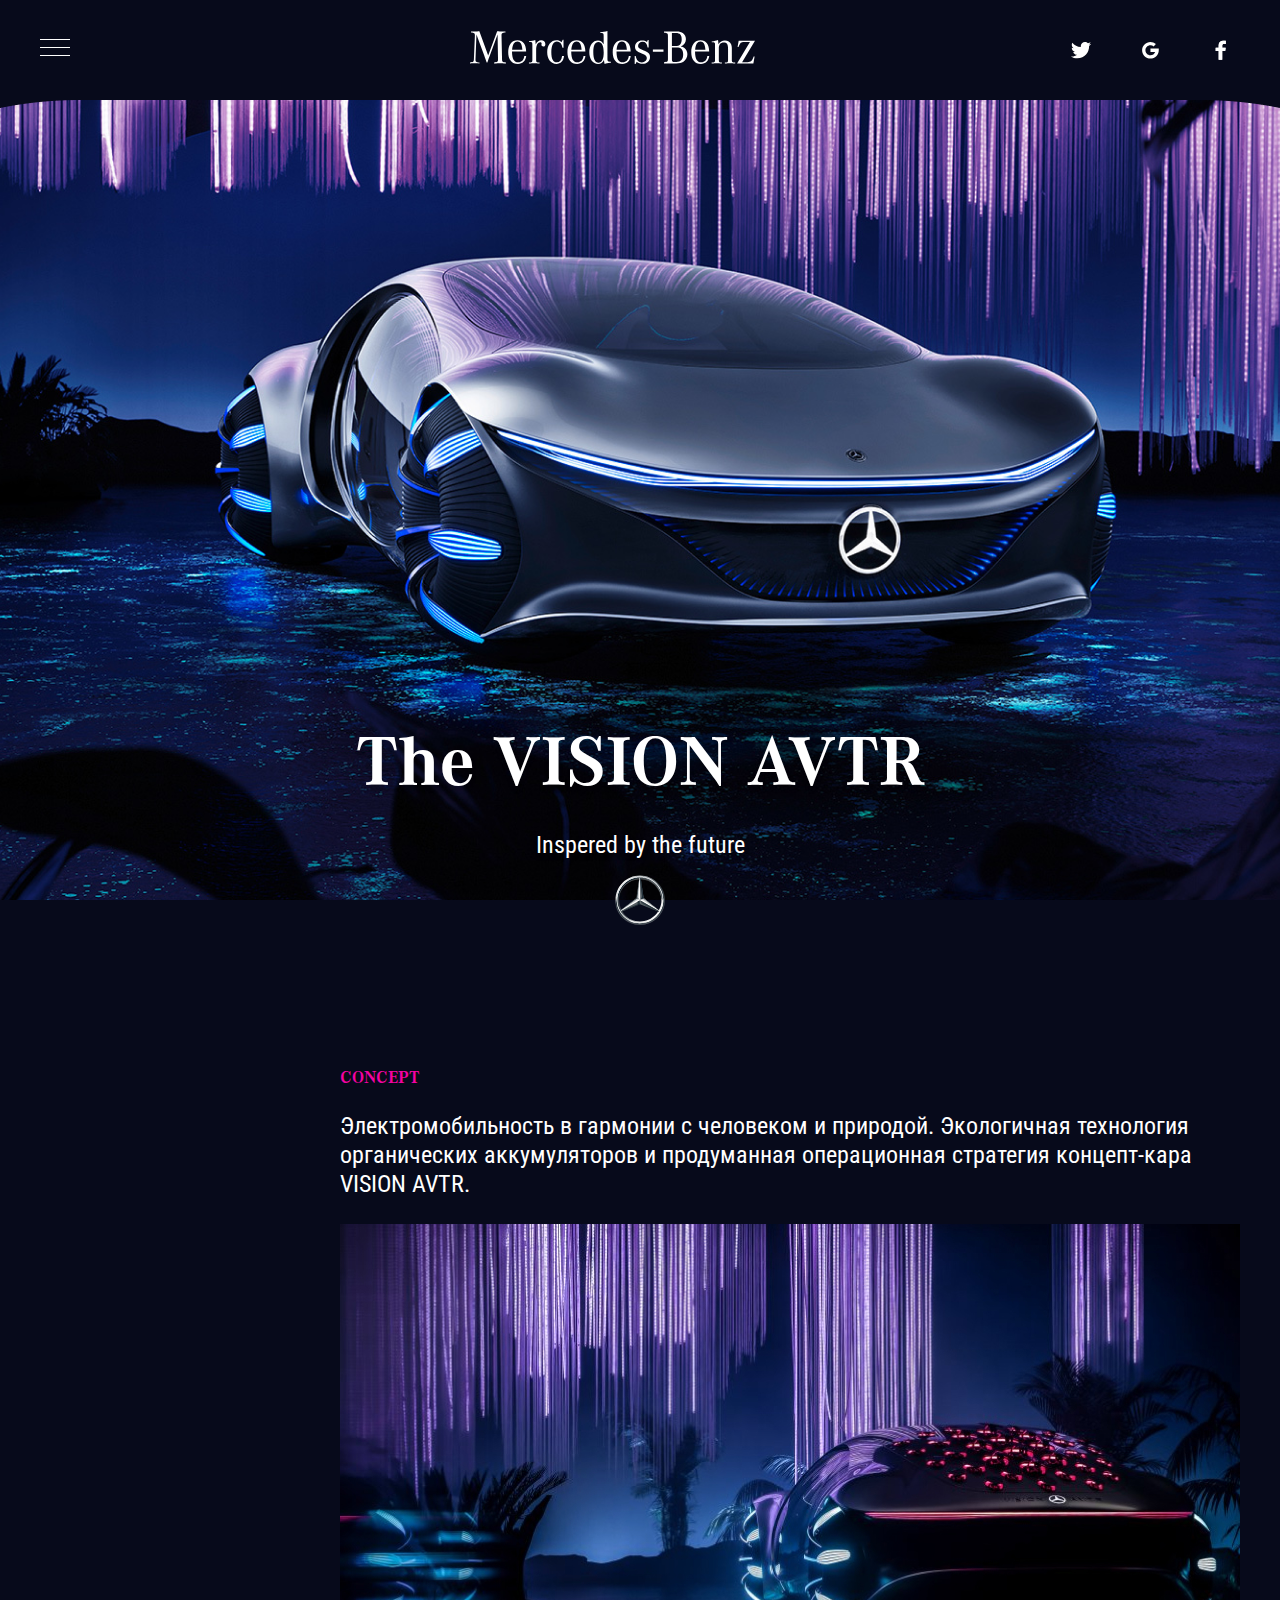
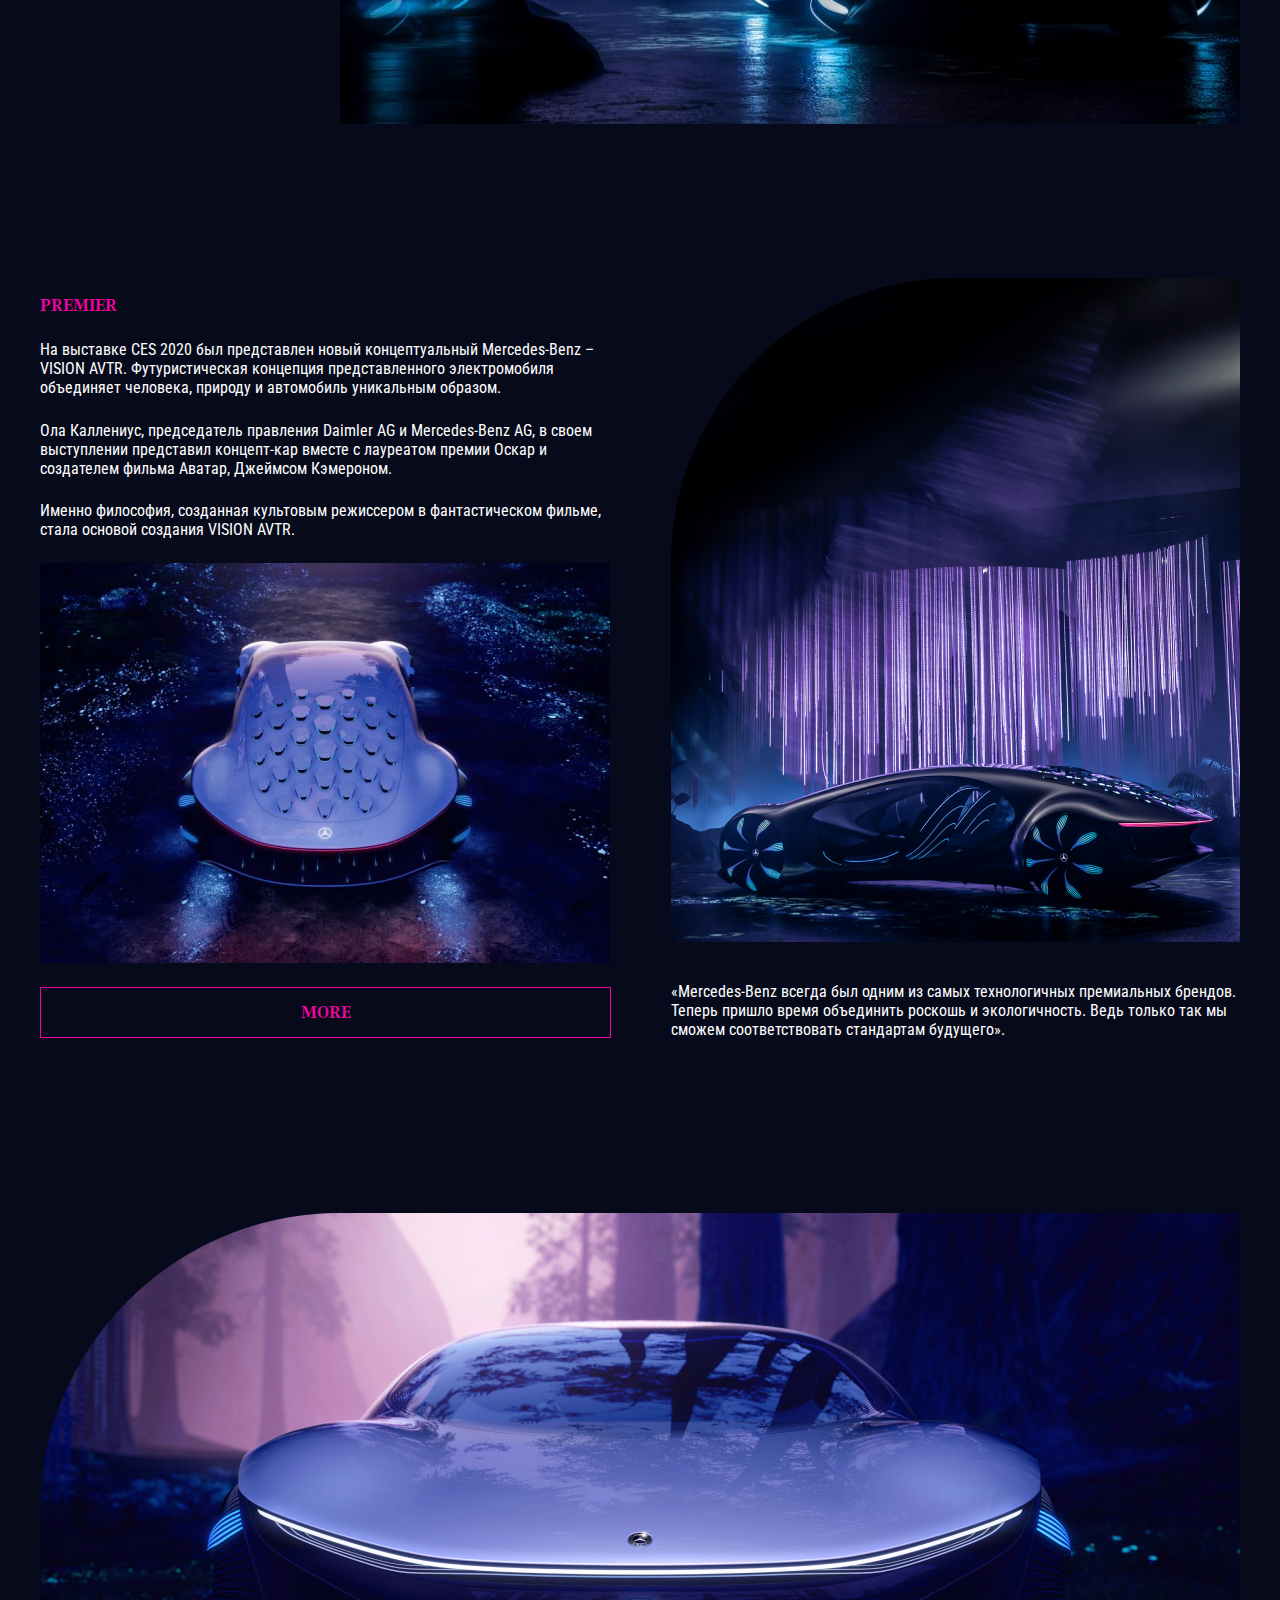
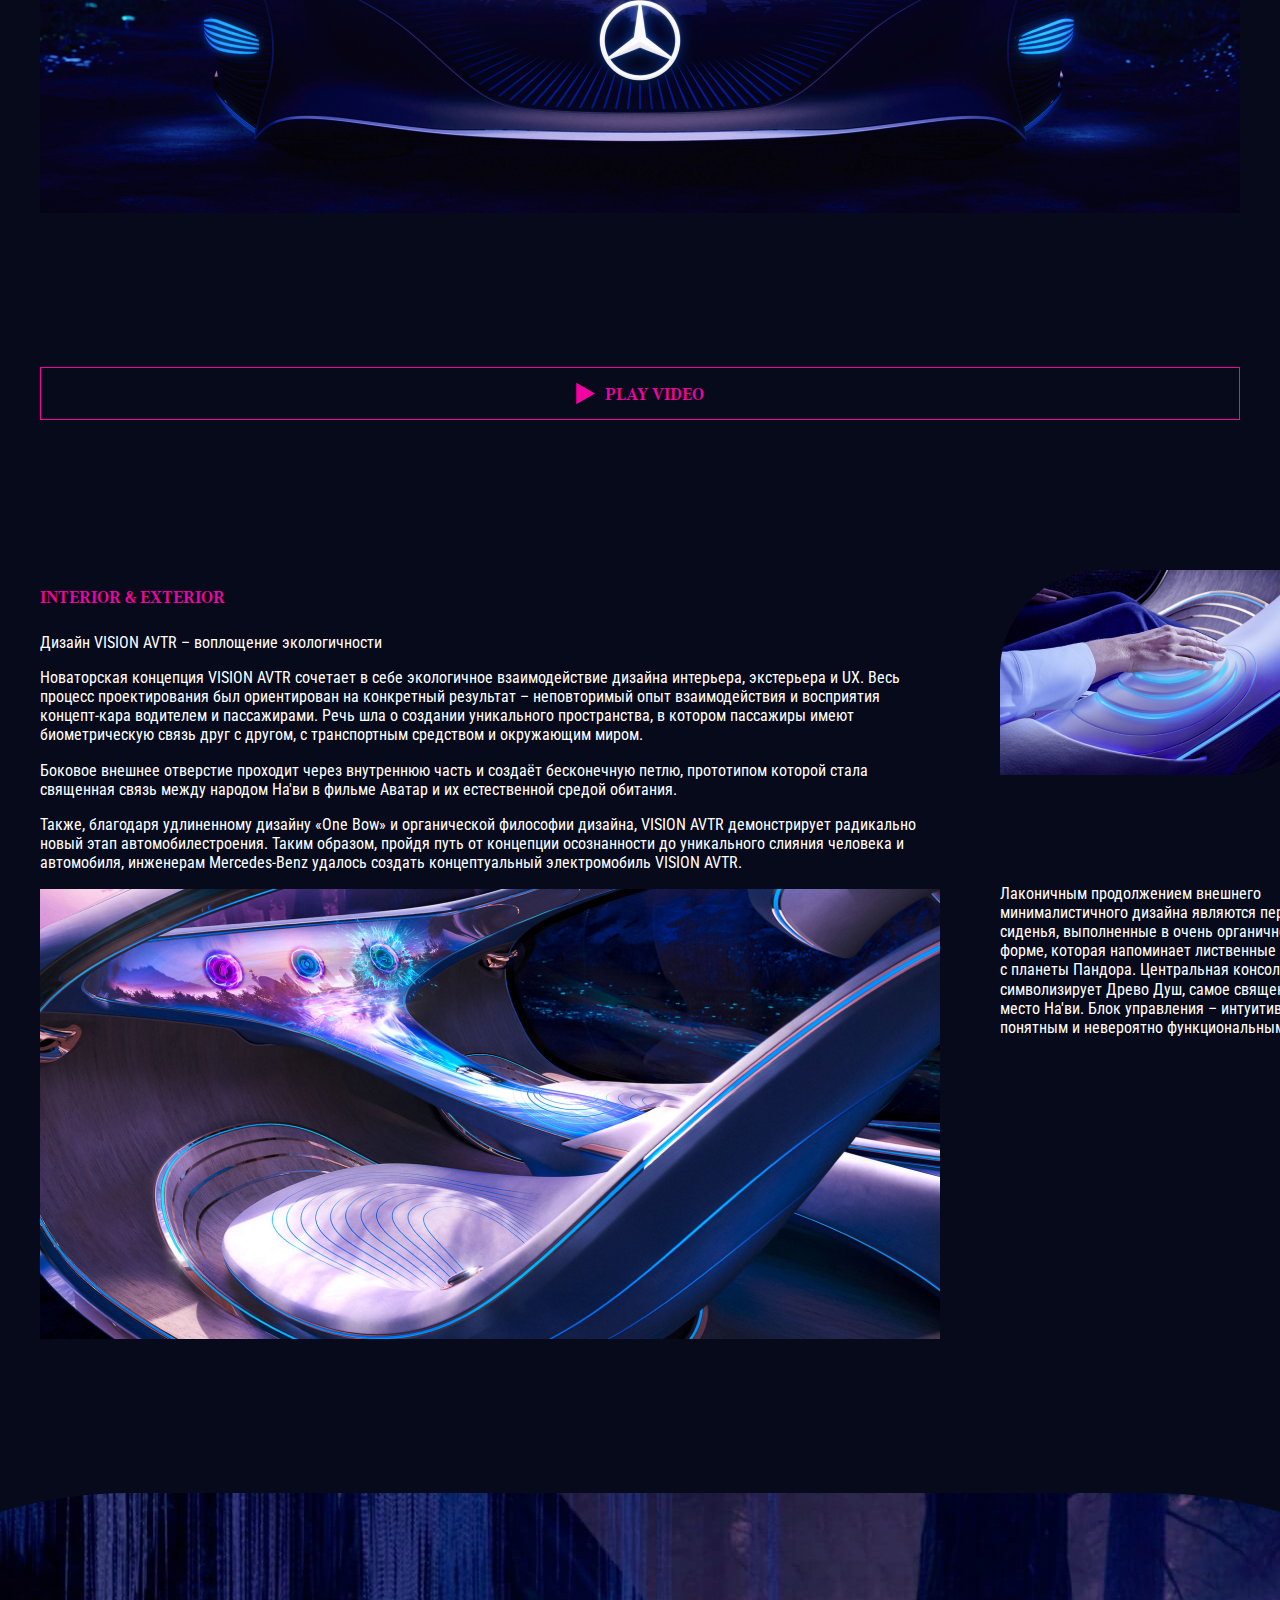
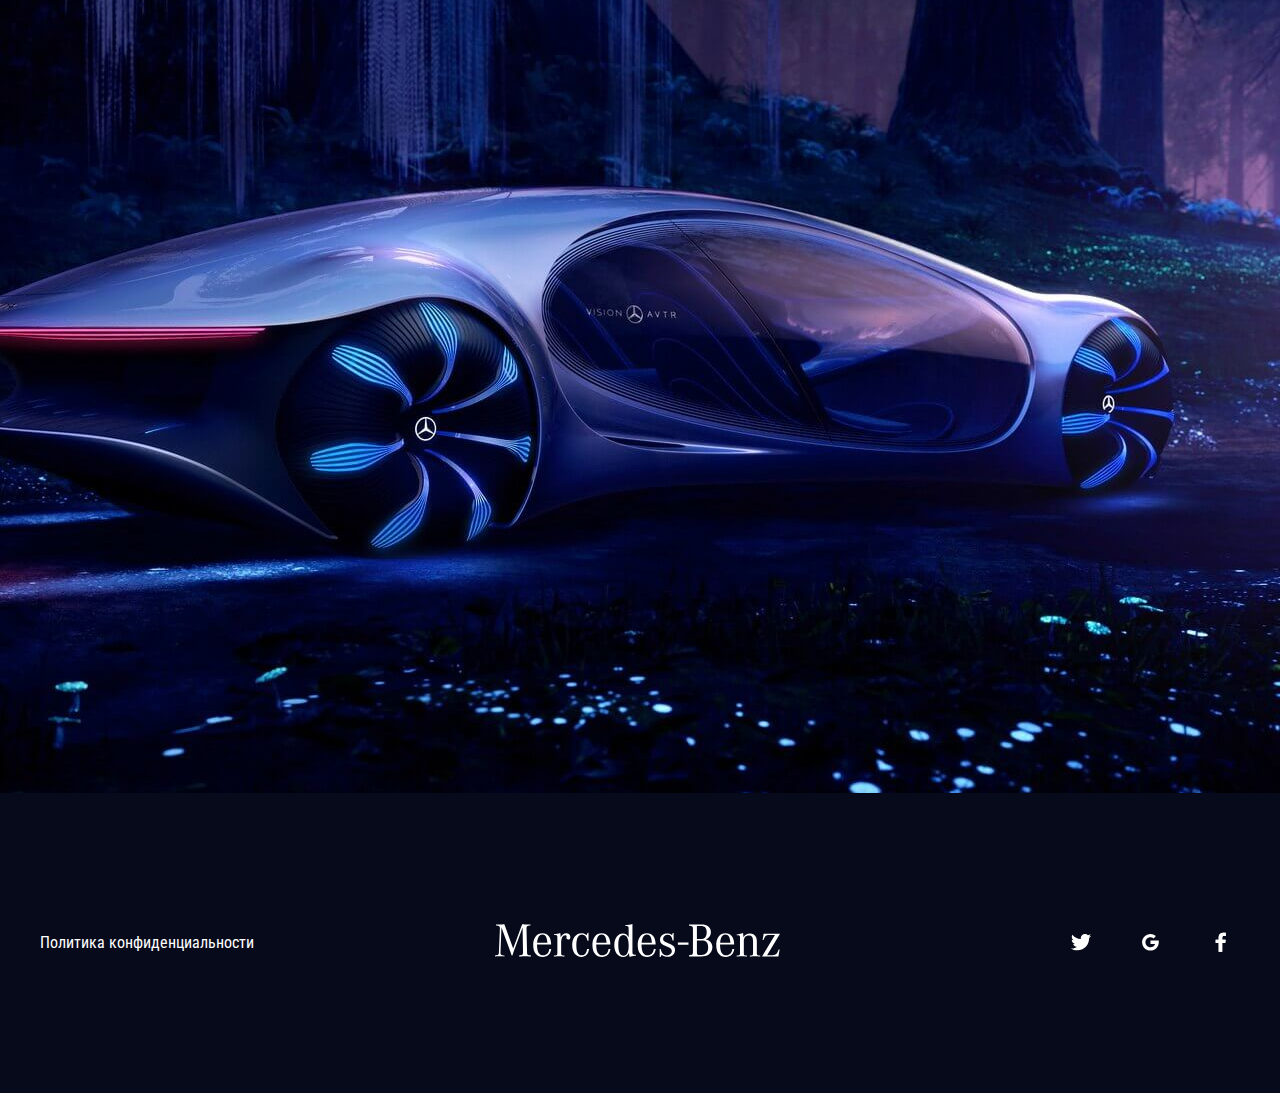
<file: index.html>
<!DOCTYPE html>
<html lang="ru">

<head>
  <meta charset="UTF-8">
  <meta name="viewport" content="width=device-width, initial-scale=1.0">
  <meta http-equiv="X-UA-Compatible" content="ie=edge">
  <title>The Vision AVTR</title>
  <link rel="stylesheet" href="css/normalize.css">
  <link rel="stylesheet" href="css/style.css">
  <link rel="preconnect" href="https://fonts.googleapis.com">
  <link rel="preconnect" href="https://fonts.gstatic.com" crossorigin>
  <link
    href="https://fonts.googleapis.com/css2?family=Gelasio:wght@500;700&family=Ribeye&family=Roboto&family=Roboto+Condensed&display=swap"
    rel="stylesheet">
</head>

<body>
  <header class="header">
    <div class="container">
      <div class="header__top">
        <button class="header__nav">
          <img class="header__nav-img" src="images/menu-btn.svg" alt="menu button">
        </button>
        <a href="#" class="header__logo logo"><img class="logo__img" src="images/logo.svg" alt="logo">
        </a>
        <ul class="list">
          <li class="list__item">
            <a href="#" class="list__link">
              <img class="list__img" src="images/twitter.svg" alt="twitter">
            </a>
          </li>
          <li class="list__item">
            <a href="#" class="list__link">
              <img class="list__img" src="images/google.svg" alt="google">
            </a>
          </li>
          <li class="list__item">
            <a href="#" class="list__link">
              <img class="list__img" src="images/facebook.svg" alt="facebook">
            </a>
          </li>
        </ul>
      </div>
    </div>
    <div class="header__content">
      <h1 class="title">
        The VISION AVTR
      </h1>
      <p class="title-descr">
        Inspered by the future
      </p>
    </div>
  </header>
  <section class="concept">
    <div class="container">
      <div class="concept__inner">
        <h3 class="concept__title section__title">
          concept
        </h3>
        <p class="concept__text">
          Электромобильность в гармонии с человеком и природой. Экологичная технология органических аккумуляторов и
          продуманная операционная стратегия концепт-кара VISION AVTR.
        </p>
        <img src="images/concept.jpg" alt="concept" class="concept__img">
      </div>
    </div>
  </section>
  <section class="premier">
    <div class="container">
      <div class="premier__inner">
        <div class="premier__column">
          <h3 class="section__title">
            premier
          </h3>
          <p class="premier__text">На выставке CES 2020 был представлен новый концептуальный Mercedes-Benz – VISION
            AVTR. Футуристическая концепция представленного электромобиля объединяет человека, природу и автомобиль
            уникальным образом.
          </p>
          <p class="premier__text"> Ола Каллениус, председатель правления Daimler AG и Mercedes-Benz AG, в своем
            выступлении представил концепт-кар вместе с лауреатом премии Оскар и создателем фильма Аватар, Джеймсом
            Кэмероном. </p>
          <p class="premier__text">
            Именно философия, созданная культовым режиссером в фантастическом фильме, стала основой создания VISION
            AVTR.</p>
          <img class="premier__img" src="images/premier-1.jpg" alt="premier 1">
          <button class="premier__btn">more</button>
        </div>
        <div class="premier__column">
          <img class="premier__img" src="images/premier-2.png" alt="premier 2">
          <p class="premier__text">
            «Mercedes-Benz всегда был одним из самых технологичных премиальных брендов. Теперь пришло время объединить
            роскошь и экологичность. Ведь только так мы сможем соответствовать стандартам будущего».
          </p>
        </div>
      </div>
    </div>
  </section>
  <div class="video">
    <div class="container">
      <img src="images/video.png" alt="video" class="video">
      <button class="video__btn">
        <svg width="19" height="23" viewBox="0 0 19 23" fill="none" xmlns="http://www.w3.org/2000/svg">
          <path d="M19 11.5L0.25 22.3253L0.25 0.674683L19 11.5Z" fill="#F402A2" />
        </svg>
        <span>play video</span>
      </button>
    </div>
  </div>

  <section class="design">
    <div class="container">
      <div class="disign_inner">
        <div class="design__column">
          <h3 class="section__title">
            INTERIOR & EXTERIOR
          </h3>
          <p class="design__text">Дизайн VISION AVTR – воплощение экологичности
          </p>
          <p class="design__text"> Новаторская концепция VISION AVTR сочетает в себе экологичное взаимодействие
            дизайна интерьера, экстерьера и UX. Весь процесс проектирования был ориентирован на конкретный результат –
            неповторимый опыт взаимодействия и восприятия концепт-кара водителем и пассажирами. Речь шла о создании
            уникального пространства, в котором пассажиры имеют биометрическую связь друг с другом, с транспортным
            средством и окружающим миром.</p>
          <p class="design__text"> Боковое внешнее отверстие проходит через внутреннюю часть и создаёт
            бесконечную петлю, прототипом которой стала священная ​​связь между народом На'ви в фильме Аватар и их
            естественной средой обитания.</p>
          <p class="design__text"> Также, благодаря удлиненному дизайну «One Bow» и органической философии
            дизайна, VISION AVTR демонстрирует радикально новый этап автомобилестроения. Таким образом, пройдя путь от
            концепции осознанности до уникального слияния человека и автомобиля, инженерам Mercedes-Benz удалось создать
            концептуальный электромобиль VISION AVTR.</p>
          <img src="images/design-1.jpg" alt="design 1" class="disign_interior-img">
        </div>
        <div class="design__column">
          <img src="images/design-2.png" id="disign_interior-img-2" alt="design 2" class="disign_interior-img">
          <p class="design__text design__text-column-2">
            Лаконичным продолжением внешнего минималистичного дизайна являются передние сиденья, выполненные в очень
            органичной форме, которая напоминает лиственные гамаки с планеты Пандора. Центральная консоль символизирует
            Древо Душ, самое священное место На'ви. Блок управления – интуитивно понятным и невероятно функциональным.
          </p>
        </div>
      </div>
    </div>
  </section>
  <div class="decor__before-footer">
    <div class="container">
    </div>
  </div>

  <footer class="footer">
    <div class="container">
      <div class="footer__inner">
        <a class="footer__link" href="#">
          Политика конфиденциальности
        </a>
        <a href="#" class="logo"><img class="logo__img" src="images/logo.svg" alt="logo">
        </a>
        <ul class="list">
          <li class="list__item">
            <a href="#" class="list__link">
              <img class="list__img" src="images/twitter.svg" alt="twitter">
            </a>
          </li>
          <li class="list__item">
            <a href="#" class="list__link">
              <img class="list__img" src="images/google.svg" alt="google">
            </a>
          </li>
          <li class="list__item">
            <a href="#" class="list__link">
              <img class="list__img" src="images/facebook.svg" alt="facebook">
            </a>
          </li>
        </ul>
      </div>
    </div>
  </footer>

</body>

</html>
</file>
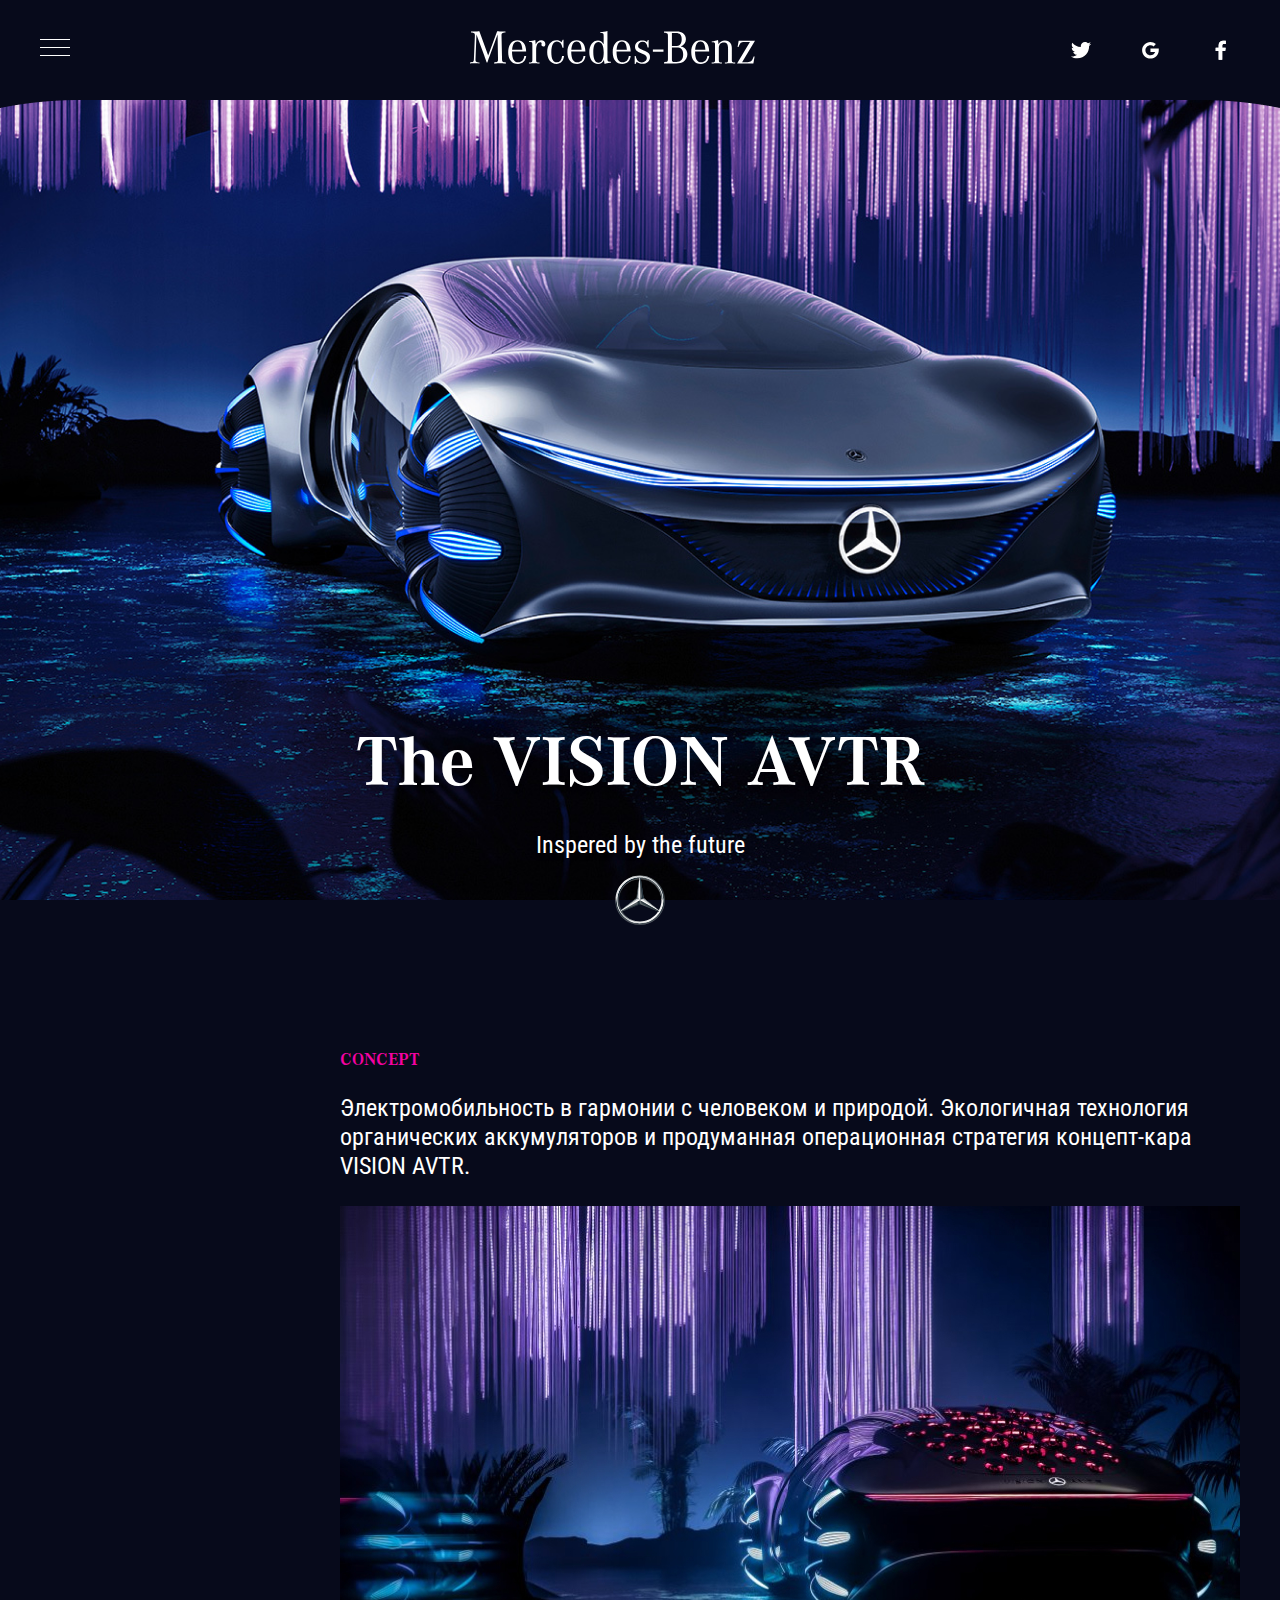
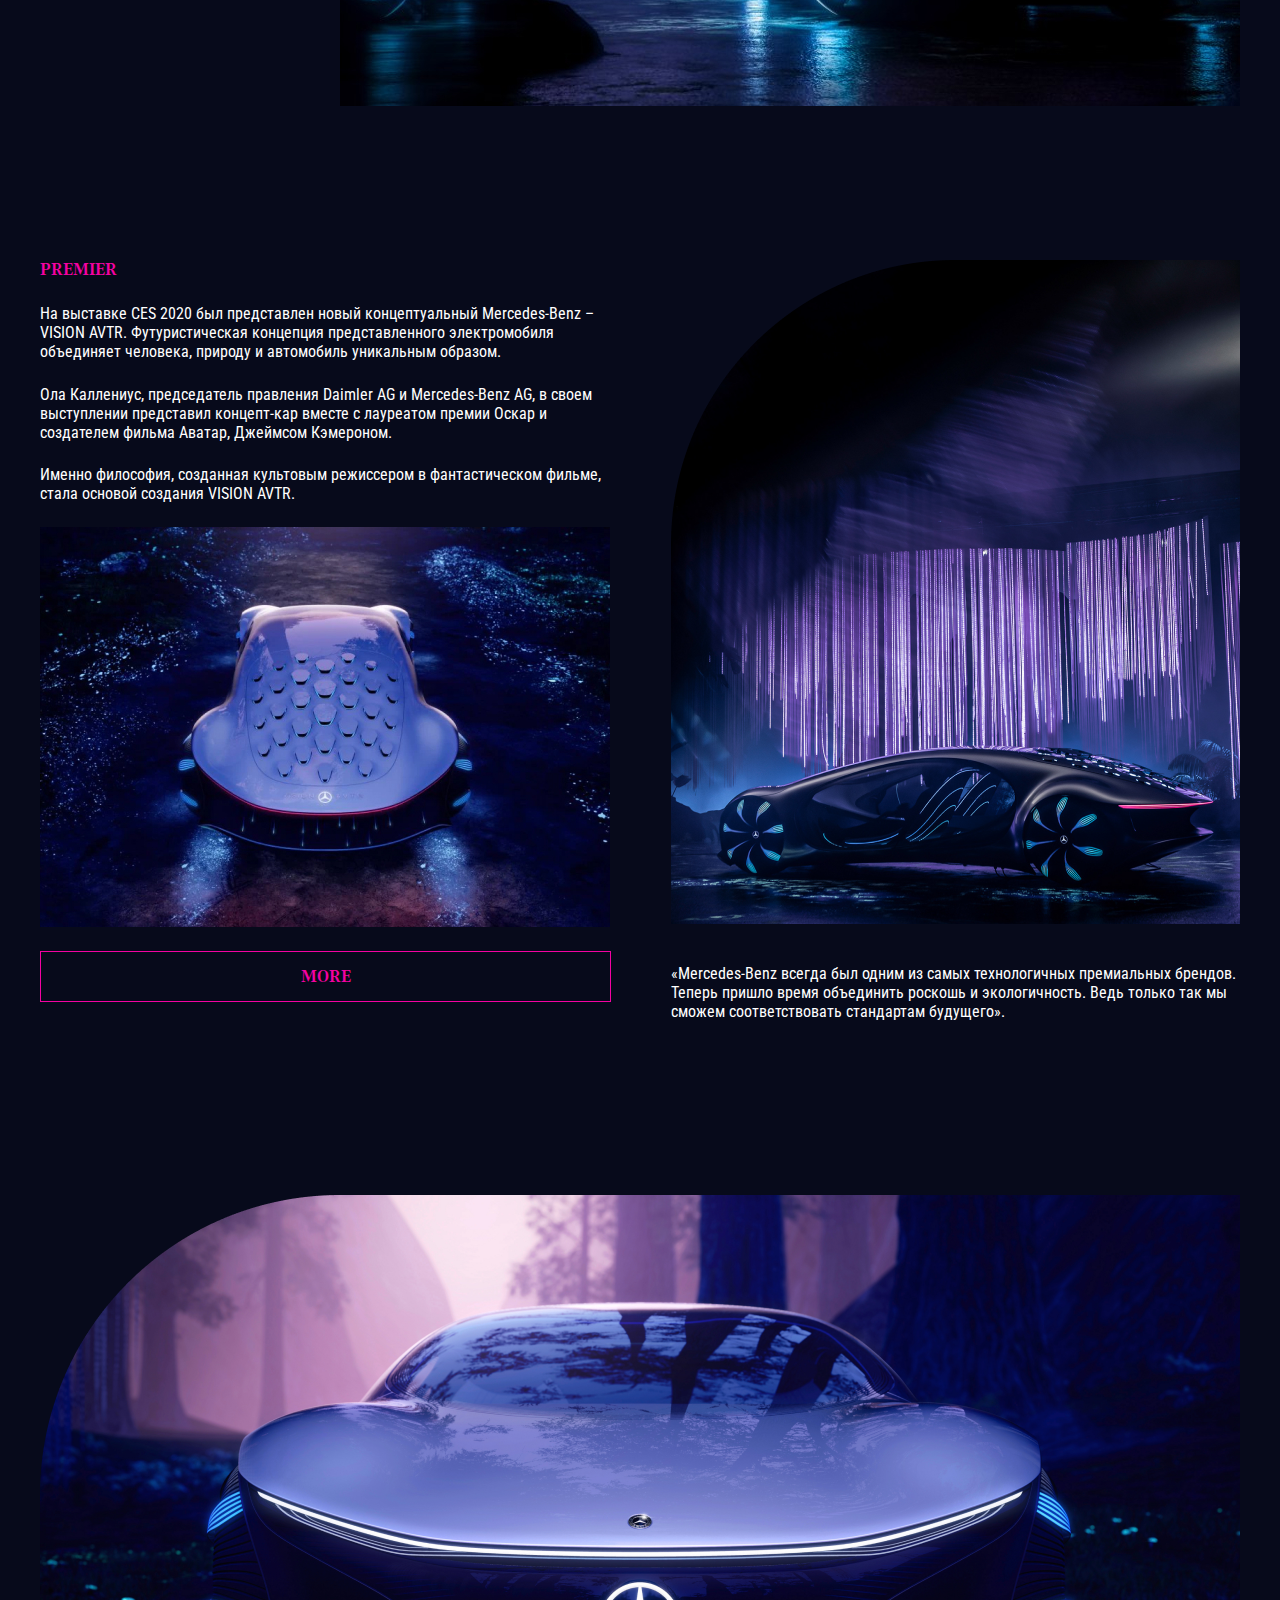
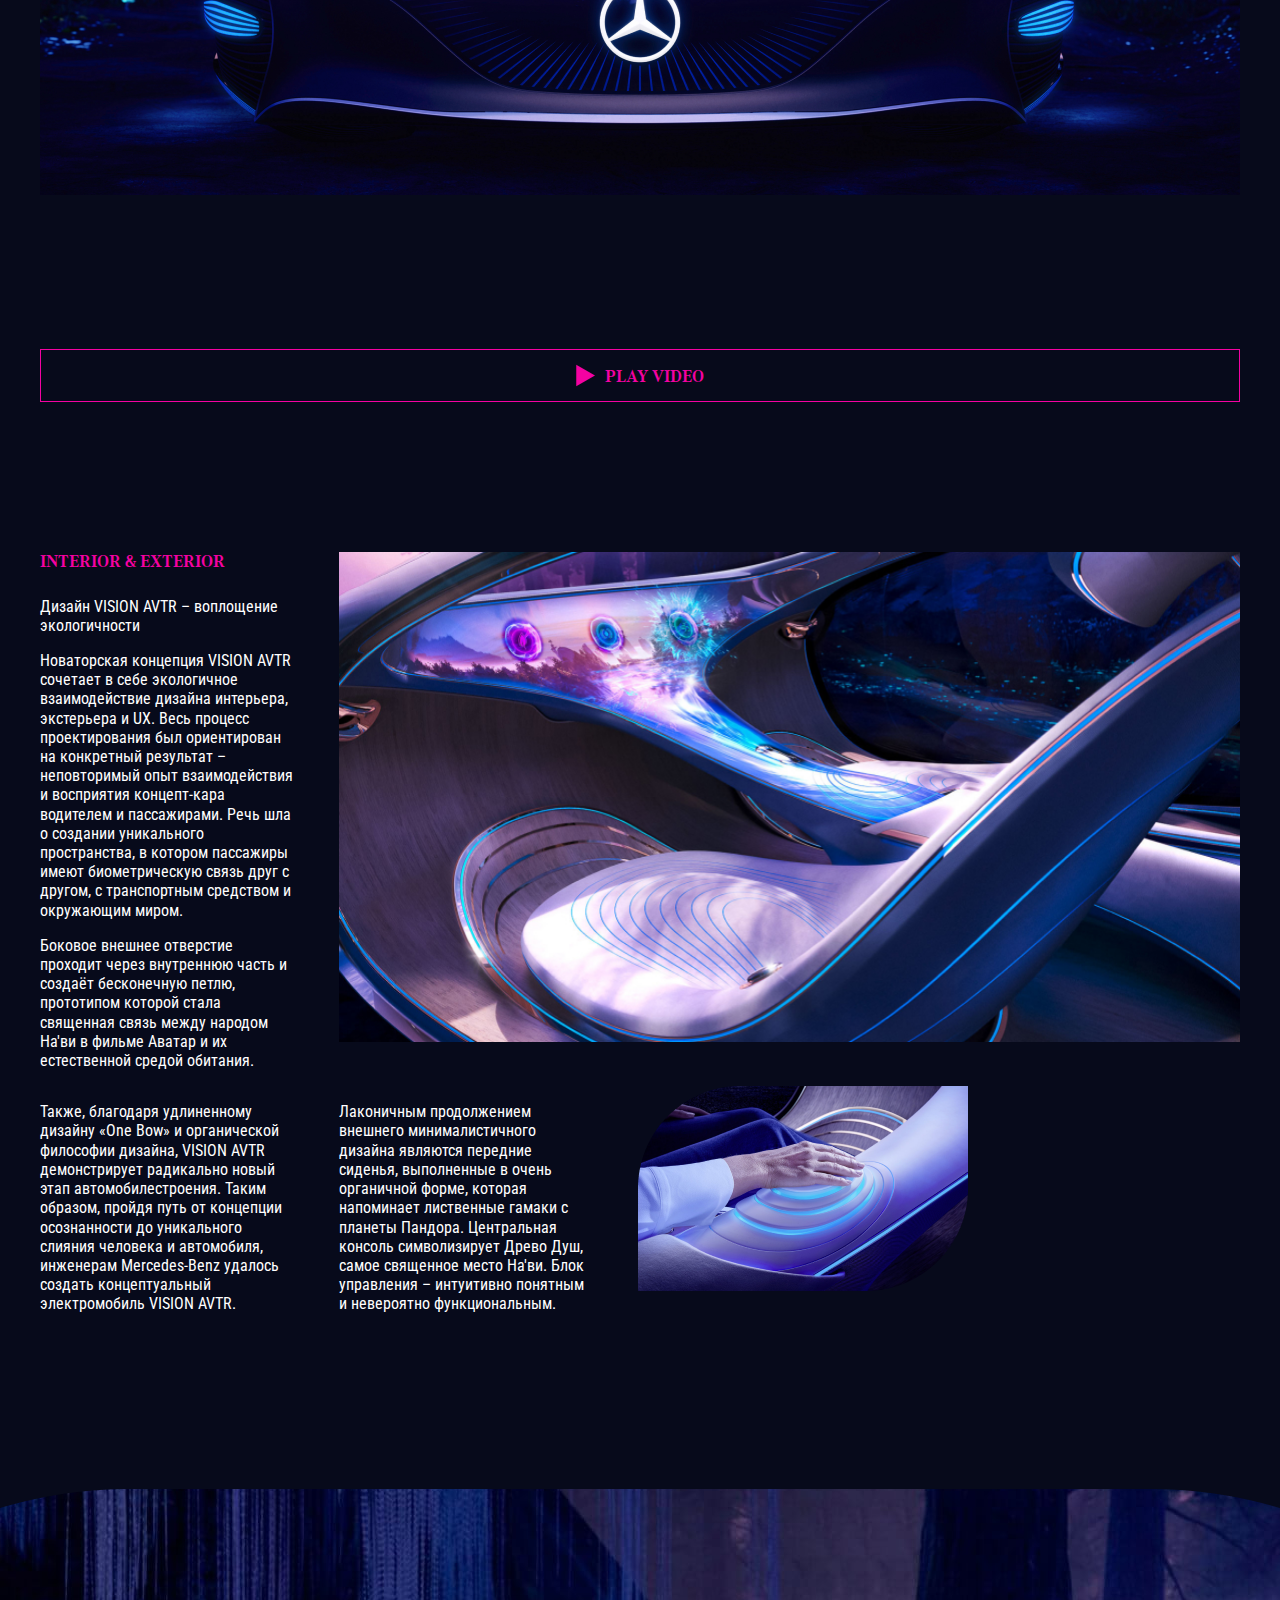
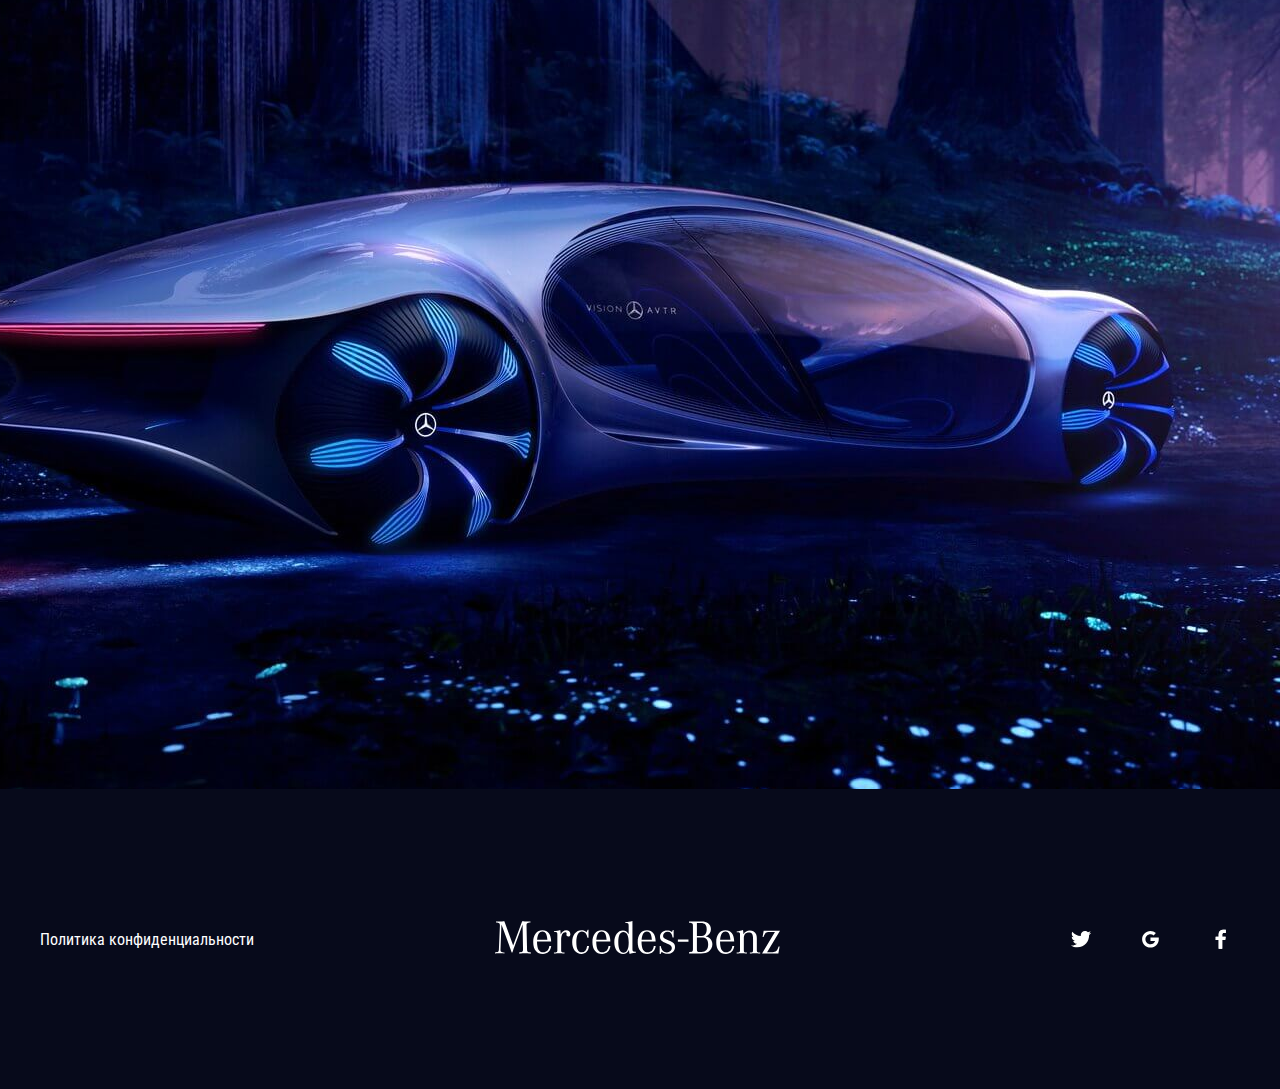
<file: AVTR/index.html>
<!DOCTYPE html>
<html lang="ru">

<head>
  <meta charset="UTF-8">
  <meta name="viewport" content="width=device-width, initial-scale=1.0">
  <meta http-equiv="X-UA-Compatible" content="ie=edge">
  <title>The Vision AVTR</title>
  <link rel="stylesheet" href="css/normalize.css">
  <link rel="stylesheet" href="css/style.css">
  <link rel="preconnect" href="https://fonts.googleapis.com">
  <link rel="preconnect" href="https://fonts.gstatic.com" crossorigin>
  <link
    href="https://fonts.googleapis.com/css2?family=Gelasio:wght@500;700&family=Ribeye&family=Roboto&family=Roboto+Condensed&display=swap"
    rel="stylesheet">
</head>

<body>
  <header class="header">
    <div class="container">
      <div class="header__top">
        <button class="header__nav">
          <img class="header__nav-img" src="images/menu-btn.svg" alt="menu button">
        </button>
        <a href="#" class="header__logo logo"><img class="logo__img" src="images/logo.svg" alt="logo">
        </a>
        <ul class="list">
          <li class="list__item">
            <a href="#" class="list__link">
              <img class="list__img" src="images/twitter.svg" alt="twitter">
            </a>
          </li>
          <li class="list__item">
            <a href="#" class="list__link">
              <img class="list__img" src="images/google.svg" alt="google">
            </a>
          </li>
          <li class="list__item">
            <a href="#" class="list__link">
              <img class="list__img" src="images/facebook.svg" alt="facebook">
            </a>
          </li>
        </ul>
      </div>
    </div>
    <div class="header__content">
      <h1 class="title">
        The VISION AVTR
      </h1>
      <p class="title-descr">
        Inspered by the future
      </p>
    </div>
  </header>
  <section class="concept">
    <div class="container">
      <div class="concept__inner">
        <h3 class="concept__title section__title">
          concept
        </h3>
        <p class="concept__text">
          Электромобильность в гармонии с человеком и природой. Экологичная технология органических аккумуляторов и
          продуманная операционная стратегия концепт-кара VISION AVTR.
        </p>
        <img src="images/concept.jpg" alt="concept" class="concept__img">
      </div>
    </div>
  </section>
  <section class="premier">
    <div class="container">
      <div class="premier__inner">
        <div class="premier__column">
          <h3 class="section__title">
            premier
          </h3>
          <p class="premier__text">На выставке CES 2020 был представлен новый концептуальный Mercedes-Benz – VISION
            AVTR. Футуристическая концепция представленного электромобиля объединяет человека, природу и автомобиль
            уникальным образом.
          </p>
          <p class="premier__text"> Ола Каллениус, председатель правления Daimler AG и Mercedes-Benz AG, в своем
            выступлении представил концепт-кар вместе с лауреатом премии Оскар и создателем фильма Аватар, Джеймсом
            Кэмероном. </p>
          <p class="premier__text">
            Именно философия, созданная культовым режиссером в фантастическом фильме, стала основой создания VISION
            AVTR.</p>
          <img class="premier__img" src="images/premier-1.jpg" alt="premier 1">
          <button class="premier__btn">more</button>
        </div>
        <div class="premier__column">
          <img class="premier__img" src="images/premier-2.png" alt="premier 2">
          <p class="premier__text">
            «Mercedes-Benz всегда был одним из самых технологичных премиальных брендов. Теперь пришло время объединить
            роскошь и экологичность. Ведь только так мы сможем соответствовать стандартам будущего».
          </p>
        </div>
      </div>
    </div>
  </section>
  <div class="video">
    <div class="container">
      <img src="images/video.png" alt="video" class="video">
      <button class="video__btn">
        <svg width="19" height="23" viewBox="0 0 19 23" fill="none" xmlns="http://www.w3.org/2000/svg">
          <path d="M19 11.5L0.25 22.3253L0.25 0.674683L19 11.5Z" fill="#F402A2" />
        </svg>
        <span>play video</span>
      </button>
    </div>
  </div>

  <section class="design">
    <div class="container">
      <div class="design_inner">
        <div class="design__column">
          <div class="design__block_1">
            <h3 class="section__title">
              INTERIOR & EXTERIOR
            </h3>
            <p class="design__text">Дизайн VISION AVTR – воплощение экологичности
            </p>
            <p class="design__text"> Новаторская концепция VISION AVTR сочетает в себе экологичное взаимодействие
              дизайна интерьера, экстерьера и UX. Весь процесс проектирования был ориентирован на конкретный результат –
              неповторимый опыт взаимодействия и восприятия концепт-кара водителем и пассажирами. Речь шла о создании
              уникального пространства, в котором пассажиры имеют биометрическую связь друг с другом, с транспортным
              средством и окружающим миром.</p>
            <p class="design__text"> Боковое внешнее отверстие проходит через внутреннюю часть и создаёт
              бесконечную петлю, прототипом которой стала священная ​​связь между народом На'ви в фильме Аватар и их
              естественной средой обитания.</p>
          </div>
          <img src="images/design-1.jpg" alt="design 1" class="design_interior-img">
        </div>
        <div class="design__column">
          <p class="design__text"> Также, благодаря удлиненному дизайну «One Bow» и органической философии
            дизайна, VISION AVTR демонстрирует радикально новый этап автомобилестроения. Таким образом, пройдя путь от
            концепции осознанности до уникального слияния человека и автомобиля, инженерам Mercedes-Benz удалось создать
            концептуальный электромобиль VISION AVTR.</p>
          <p class="design__text design__text-column-2">
            Лаконичным продолжением внешнего минималистичного дизайна являются передние сиденья, выполненные в очень
            органичной форме, которая напоминает лиственные гамаки с планеты Пандора. Центральная консоль символизирует
            Древо Душ, самое священное место На'ви. Блок управления – интуитивно понятным и невероятно функциональным.
          </p>
          <div class="design_interior_img_right">
            <img src="images/design-2.png" id="design_interior-img-2" alt="design 2" class="design_interior-img right">
          </div>
        </div>
      </div>
    </div>
  </section>

  <div class="decor__before-footer">
    <div class="container">
    </div>
  </div>

  <footer class="footer">
    <div class="container">
      <div class="footer__inner">
        <a class="footer__link" href="#">
          Политика конфиденциальности
        </a>
        <a href="#" class="logo"><img class="logo__img" src="images/logo.svg" alt="logo">
        </a>
        <ul class="list">
          <li class="list__item">
            <a href="#" class="list__link">
              <img class="list__img" src="images/twitter.svg" alt="twitter">
            </a>
          </li>
          <li class="list__item">
            <a href="#" class="list__link">
              <img class="list__img" src="images/google.svg" alt="google">
            </a>
          </li>
          <li class="list__item">
            <a href="#" class="list__link">
              <img class="list__img" src="images/facebook.svg" alt="facebook">
            </a>
          </li>
        </ul>
      </div>
    </div>
  </footer>

</body>

</html>
</file>
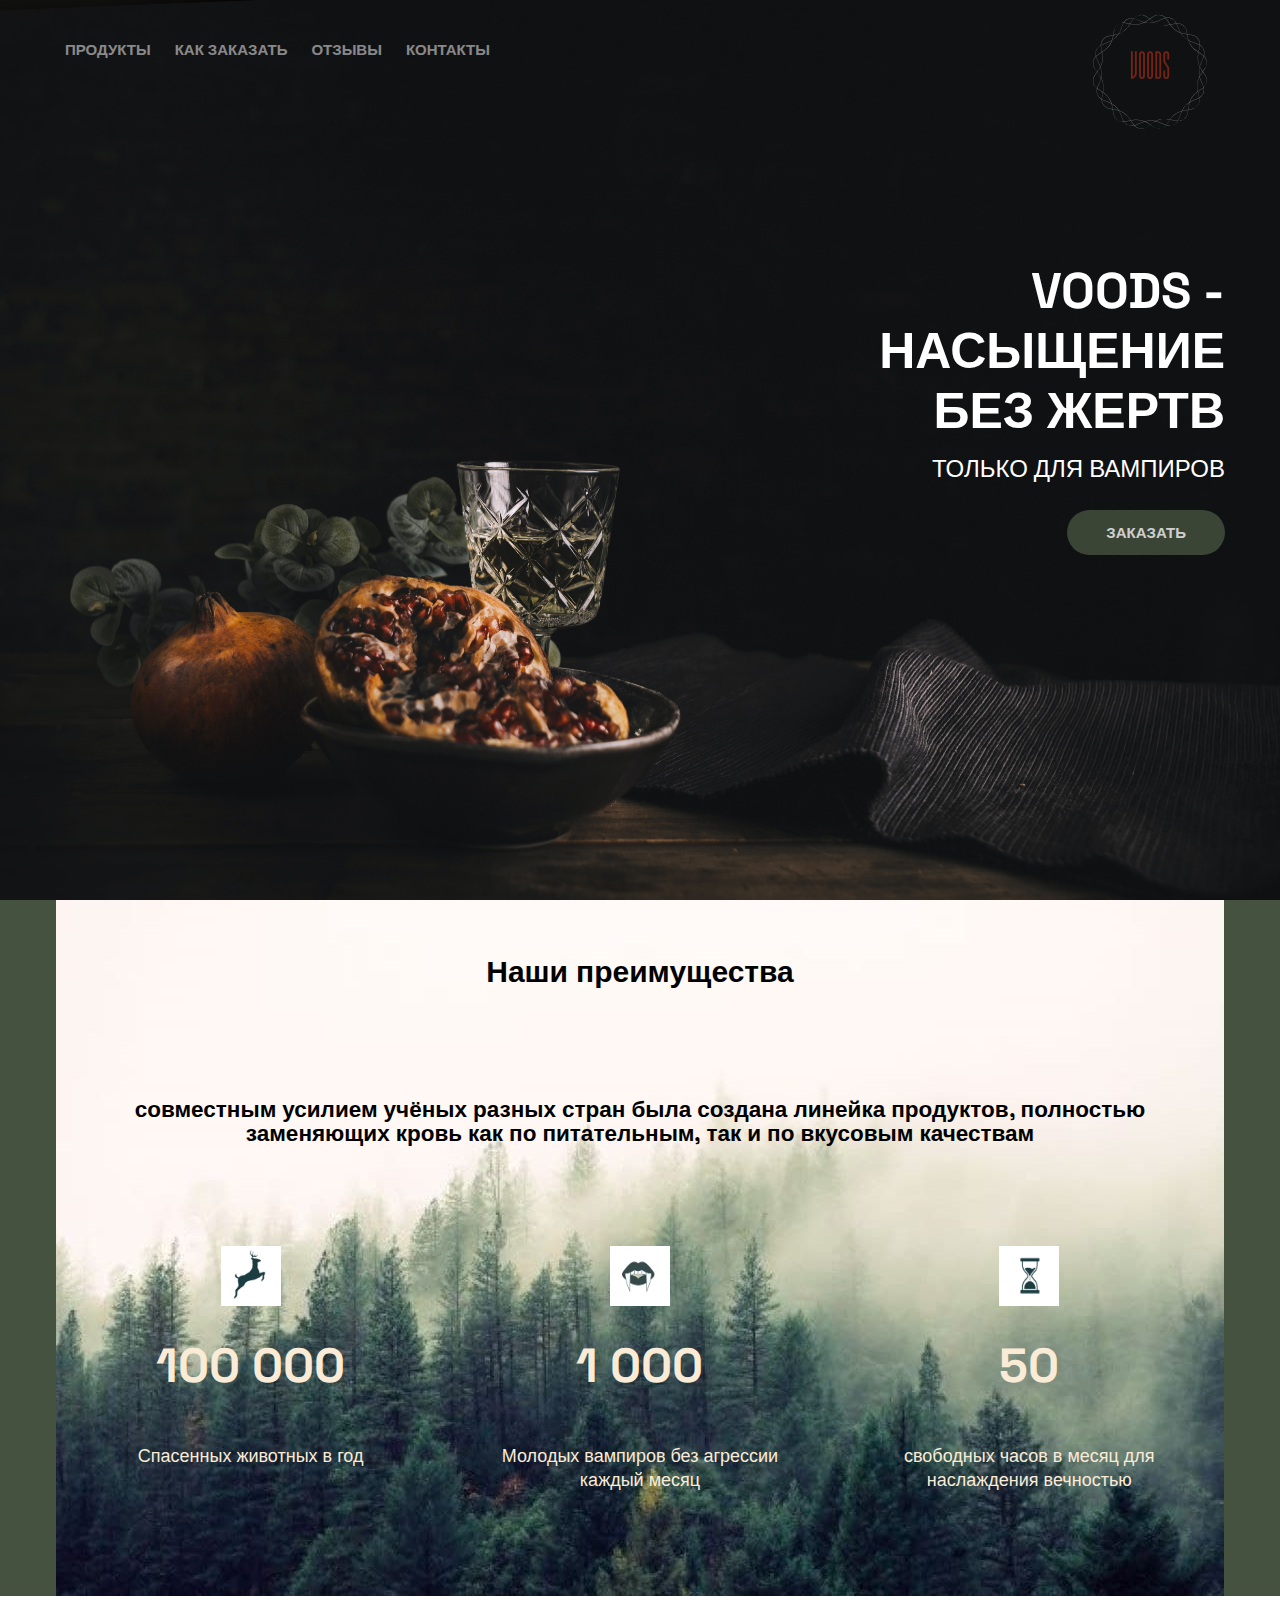
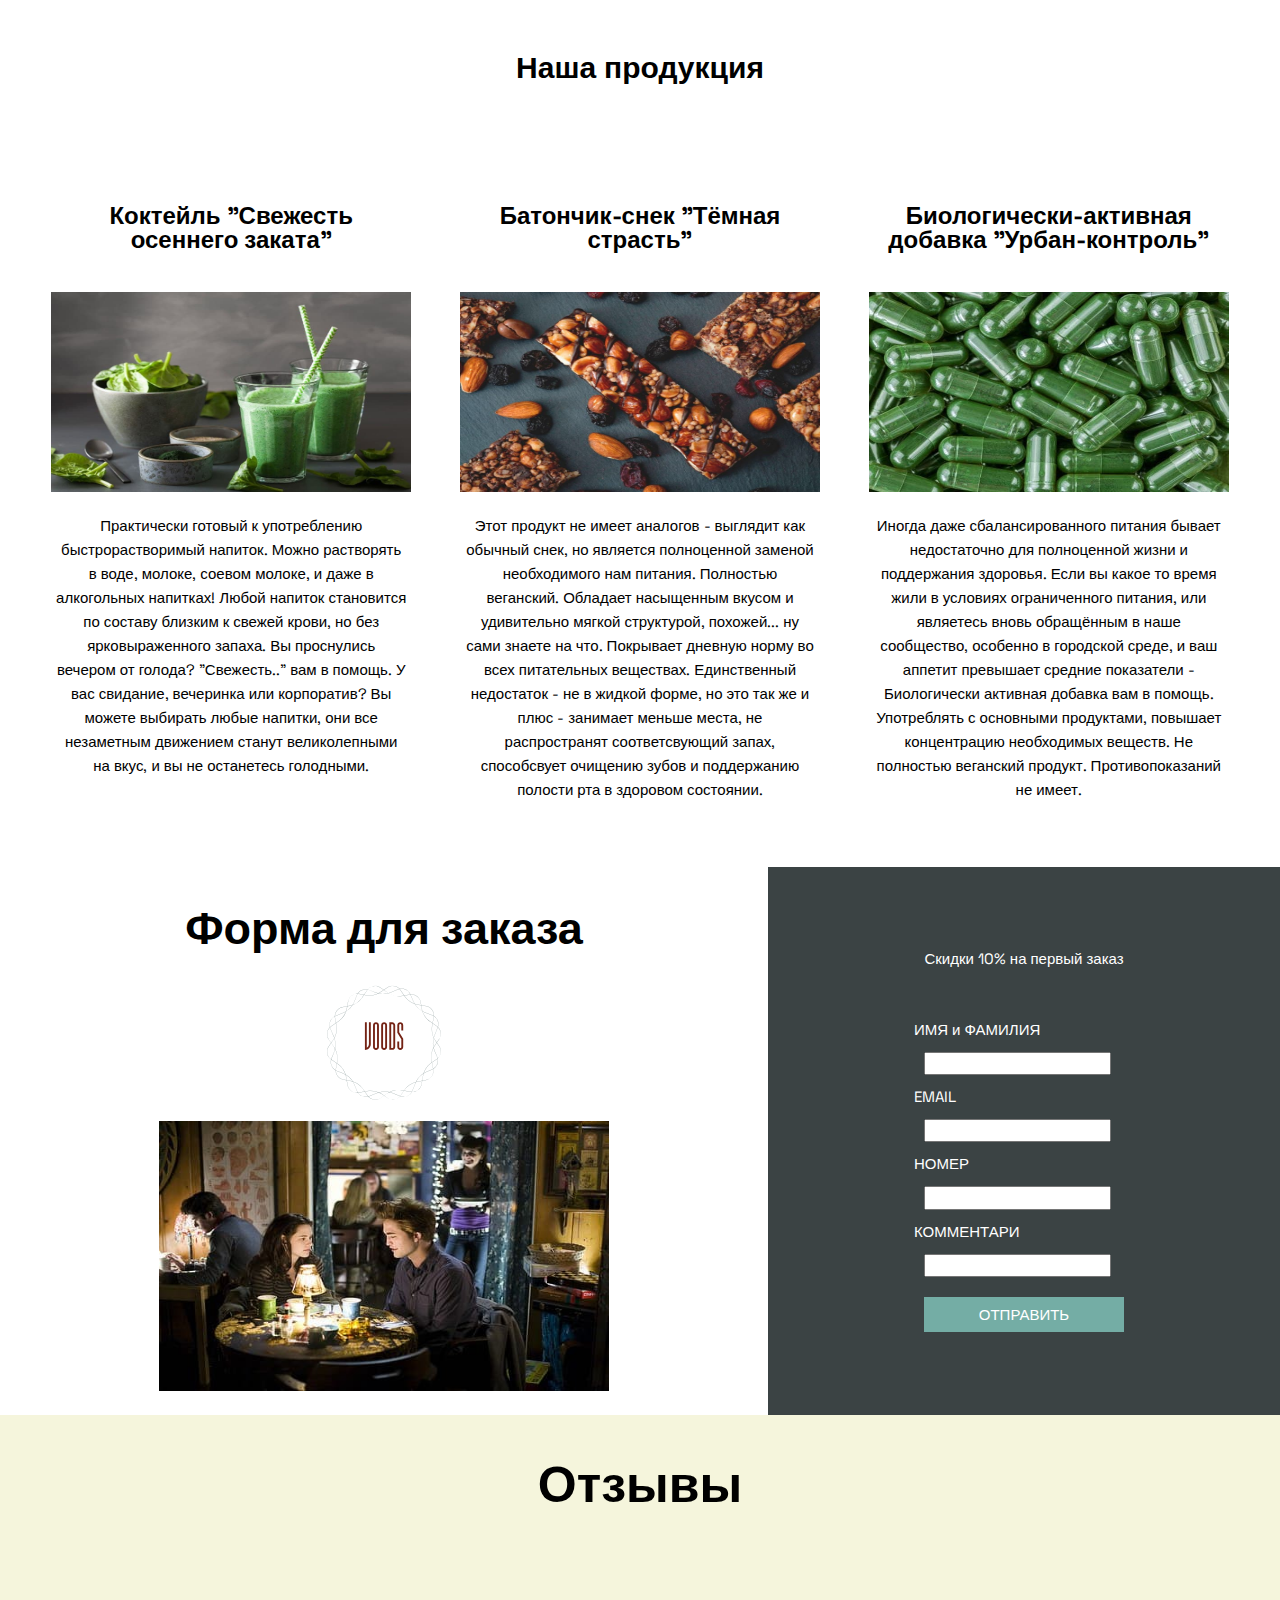
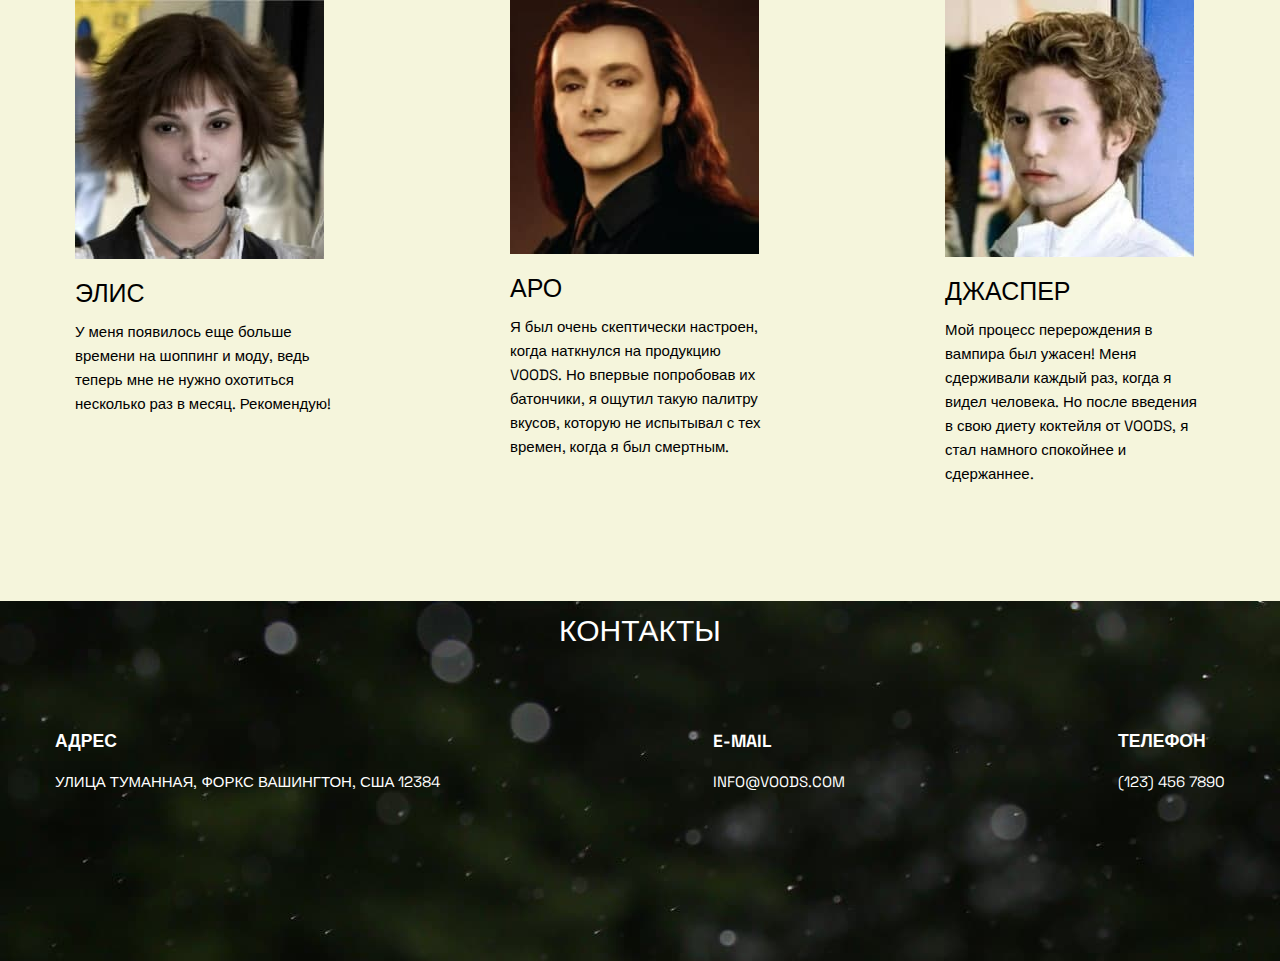
<file: Hackaton/index.html>
<!DOCTYPE html>
<html lang="ru">

<head>
    <meta charset="UTF-8">
    <meta http-equiv="X-UA-Compatible" content="IE=edge">
    <meta name="viewport" content="width=device-width, initial-scale=1.0">
    <title>Сумерки</title>
    <link rel="preconnect" href="https://fonts.googleapis.com">
    <link rel="preconnect" href="https://fonts.gstatic.com" crossorigin>
    <link
        href="https://fonts.googleapis.com/css2?family=Gelasio:wght@500;700&family=Ribeye&family=Roboto&family=Roboto+Condensed&family=Source+Sans+Pro:wght@400;600;700&family=Space+Grotesk:wght@300;400;500;600;700&display=swap"
        rel="stylesheet">
    <link rel="stylesheet" href="styles/normalize.css">
    <link rel="stylesheet" href="styles/styles.css">
</head>

<body>
    <header class="header">
        <div class="container">
            <div class="header__top">
                <nav class="header__menu">
                    <a header__menu-link href="#">Продукты</a>
                    <a header__menu-link href="#">Как заказать</a>
                    <a header__menu-link href="#">Отзывы</a>
                    <a header__menu-link href="#">Контакты</a>
                </nav>
                <div class="logo">
                    <a href="#">
                        <img src="images/logo-bg.svg" alt="logo">
                    </a>
                </div>
            </div>
            <div class="header-content">
                <div class="header-content__item">
                    <div class="header-content__item-content">
                        <div class="header-content__item-info">
                            <h3 class="header-content__title">
                                VOODS -
                                НАСЫЩЕНИЕ
                                БЕЗ ЖЕРТВ
                            </h3>
                            <div class="header-content__description">
                                только для вампиров
                            </div>
                            <a class="header-content_btn" href="#">Заказать</a>
                        </div>
                    </div>
                </div>
            </div>
        </div>
    </header>

    <section class="solution">
        <div class="solution__container">
            <h1 class="solution__tittle">Наши преимущества</h1>
            <h2 class="solution__text">совместным усилием учёных разных стран была создана линейка продуктов, полностью
                заменяющих кровь как по питательным, так и по вкусовым качествам</h2>
            <div class="solution__table">
                <div class="solution__item">
                    <img src="images/photo_2022-03-05_17-07-49.jpg" class="solution__image">
                    <h3 class="solution__qty">100 000</h3>
                    <p class="solution__smalltext">Спасенных животных в год</p>
                </div>
                <div class="solution__item">
                    <img src="images/photo_2022-03-05_17-07-52.jpg" class="solution__image">
                    <h3 class="solution__qty">1 000</h3>
                    <p class="solution__smalltext">Молодых вампиров без агрессии каждый месяц</p>
                </div>
                <div class="solution__item">
                    <img src="images/photo_2022-03-05_17-07-56.jpg" class="solution__image">
                    <h3 class="solution__qty">50</h3>
                    <p class="solution__smalltext">свободных часов в месяц для наслаждения вечностью</p>
                </div>
            </div>
        </div>
    </section>

    <section class="products">
        <div class="products__container">
            <h1 class="products__title">Наша продукция</h1>
            <div class="products__table">
                <div class="products__item">
                    <h3 class="products__name">Коктейль "Свежесть осеннего заката"</h3>
                    <div class="image-container"><img src="images/photo_2022-03-05_17-44-42.jpg"
                            class="products__image"></div>
                    <p class="products__description"> Практически готовый к употреблению быстрорастворимый напиток.
                        Можно растворять в воде, молоке, соевом молоке, и даже в алкогольных напитках! Любой напиток
                        становится по составу близким к свежей крови, но без ярковыраженного запаха. Вы проснулись
                        вечером от голода? "Свежесть.." вам в помощь. У вас свидание, вечеринка или корпоратив? Вы
                        можете выбирать любые напитки, они все незаметным движением станут великолепными на вкус, и вы
                        не останетесь голодными. </p>
                </div>
                <div class="products__item">
                    <h3 class="products__name">Батончик-снек "Тёмная страсть"</h3>
                    <div class="image-container"><img src="images/photo_2022-03-05_17-44-35.jpg"
                            class="products__image"></div>
                    <p class="products__description"> Этот продукт не имеет аналогов - выглядит как обычный снек, но
                        является полноценной заменой необходимого нам питания. Полностью веганский. Обладает насыщенным
                        вкусом и удивительно мягкой структурой, похожей... ну сами знаете на что. Покрывает дневную
                        норму во всех питательных веществах. Единственный недостаток - не в жидкой форме, но это так же
                        и плюс - занимает меньше места, не распространят соответсвующий запах, способсвует очищению
                        зубов и поддержанию полости рта в здоровом состоянии. </p>
                </div>
                <div class="products__item">
                    <h3 class="products__name">Биологически-активная добавка "Урбан-контроль"</h3>
                    <div class="image-container"><img src="images/photo_2022-03-05_17-44-39.jpg"
                            class="products__image"></div>
                    <p class="products__description"> Иногда даже сбалансированного питания бывает недостаточно для
                        полноценной жизни и поддержания здоровья. Если вы какое то время жили в условиях ограниченного
                        питания, или являетесь вновь обращённым в наше сообщество, особенно в городской среде, и ваш
                        аппетит превышает средние показатели - Биологически активная добавка вам в помощь.
                        Употреблять с основными продуктами, повышает концентрацию необходимых веществ. Не полностью
                        веганский продукт.
                        Противопоказаний не имеет.</p>
                </div>
            </div>
        </div>
    </section>

    <div class="page_form">
        <div class="page_form_left">
            <h1 class="form_header">Форма для заказа</h1>
            <img class="logo_form" src="images/logo-bg.svg"><br>
            <img class="bella_eating" src="images/photo_2022-03-05_17-49-10.jpg">
        </div>
        <div class="page_form_right">
            <div class="discount_phrase">Скидки 10% на первый заказ</div>
            <form class="form">
                <label for="fname">ИМЯ и ФАМИЛИЯ</label><br>
                <input type="text" id="fname" name=fname><br>
                <label for="femail">EMAIL</label><br>
                <input type="email" id="femail" name="femail"><br>
                <label for="fnumber">НОМЕР</label><br>
                <input type="text" id="fnumber" name="fnumber"><br>
                <label for="fcomments">КОММЕНТАРИ</label><br>
                <input type="text" id="fcomments" name="fcomments"><br>
                <input type="button" class="fbutton" name="fbutton" value="ОТПРАВИТЬ"></input>
            </form>
        </div>
    </div>

    <section class="reviews">
        <div class="container">
            <h3 class="reviews__title">Отзывы</h3>
            <div class="reviews__items">
                <div class="reviews__item">
                    <img class="reviews-img" src="images/elis.jpg" alt="photo_elis">
                    <div class="reviews__item-info">
                        <div class="reviews__item-name">Элис</div>
                        <div class="reviews__item-text">У меня появилось еще больше времени на шоппинг и моду, ведь
                            теперь мне не нужно охотиться несколько раз в месяц. Рекомендую!</div>
                    </div>
                </div>
                <div class="reviews__item">
                    <img class="reviews-img" src="images/aro.jpg" alt="photo_aro">
                    <div class="reviews__item-info">
                        <div class="reviews__item-name">аро</div>
                        <div class="reviews__item-text">Я был очень скептически настроен, когда наткнулся на продукцию
                            VOODS. Но впервые попробовав их батончики, я ощутил такую палитру вкусов, которую не
                            испытывал с тех времен, когда я был смертным.</div>
                    </div>
                </div>
                <div class="reviews__item">
                    <img class="reviews-img" src="images/jasper.jpg" alt="photo_jasper">
                    <div class="reviews__item-info">
                        <div class="reviews__item-name">Джаспер</div>
                        <div class="reviews__item-text">Мой процесс перерождения в вампира был ужасен! Меня сдерживали
                            каждый раз, когда я видел человека. Но после введения в свою диету коктейля от VOODS, я стал
                            намного спокойнее и сдержаннее.</div>
                    </div>
                </div>
            </div>
        </div>
    </section>

    </section>


    <footer class="footer">
        <div class="container">
            <div class="footer__title">Контакты</div>
            <div class="footer__inner">
                <div class="footer__adress">
                    <h3>Адрес</h3>
                    <p>улица Туманная, Форкс
                        Вашингтон, США 12384</p>
                </div>
                <div class="footer__e-mail">
                    <h3>E-mail</h3>
                    <p>info@voods.com</p>
                </div>
                <div class="footer__tel">
                    <h3>Телефон</h3>
                    <p>(123) 456 7890</p>
                </div>
            </div>
        </div>
    </footer>



</body>

</html>
</file>
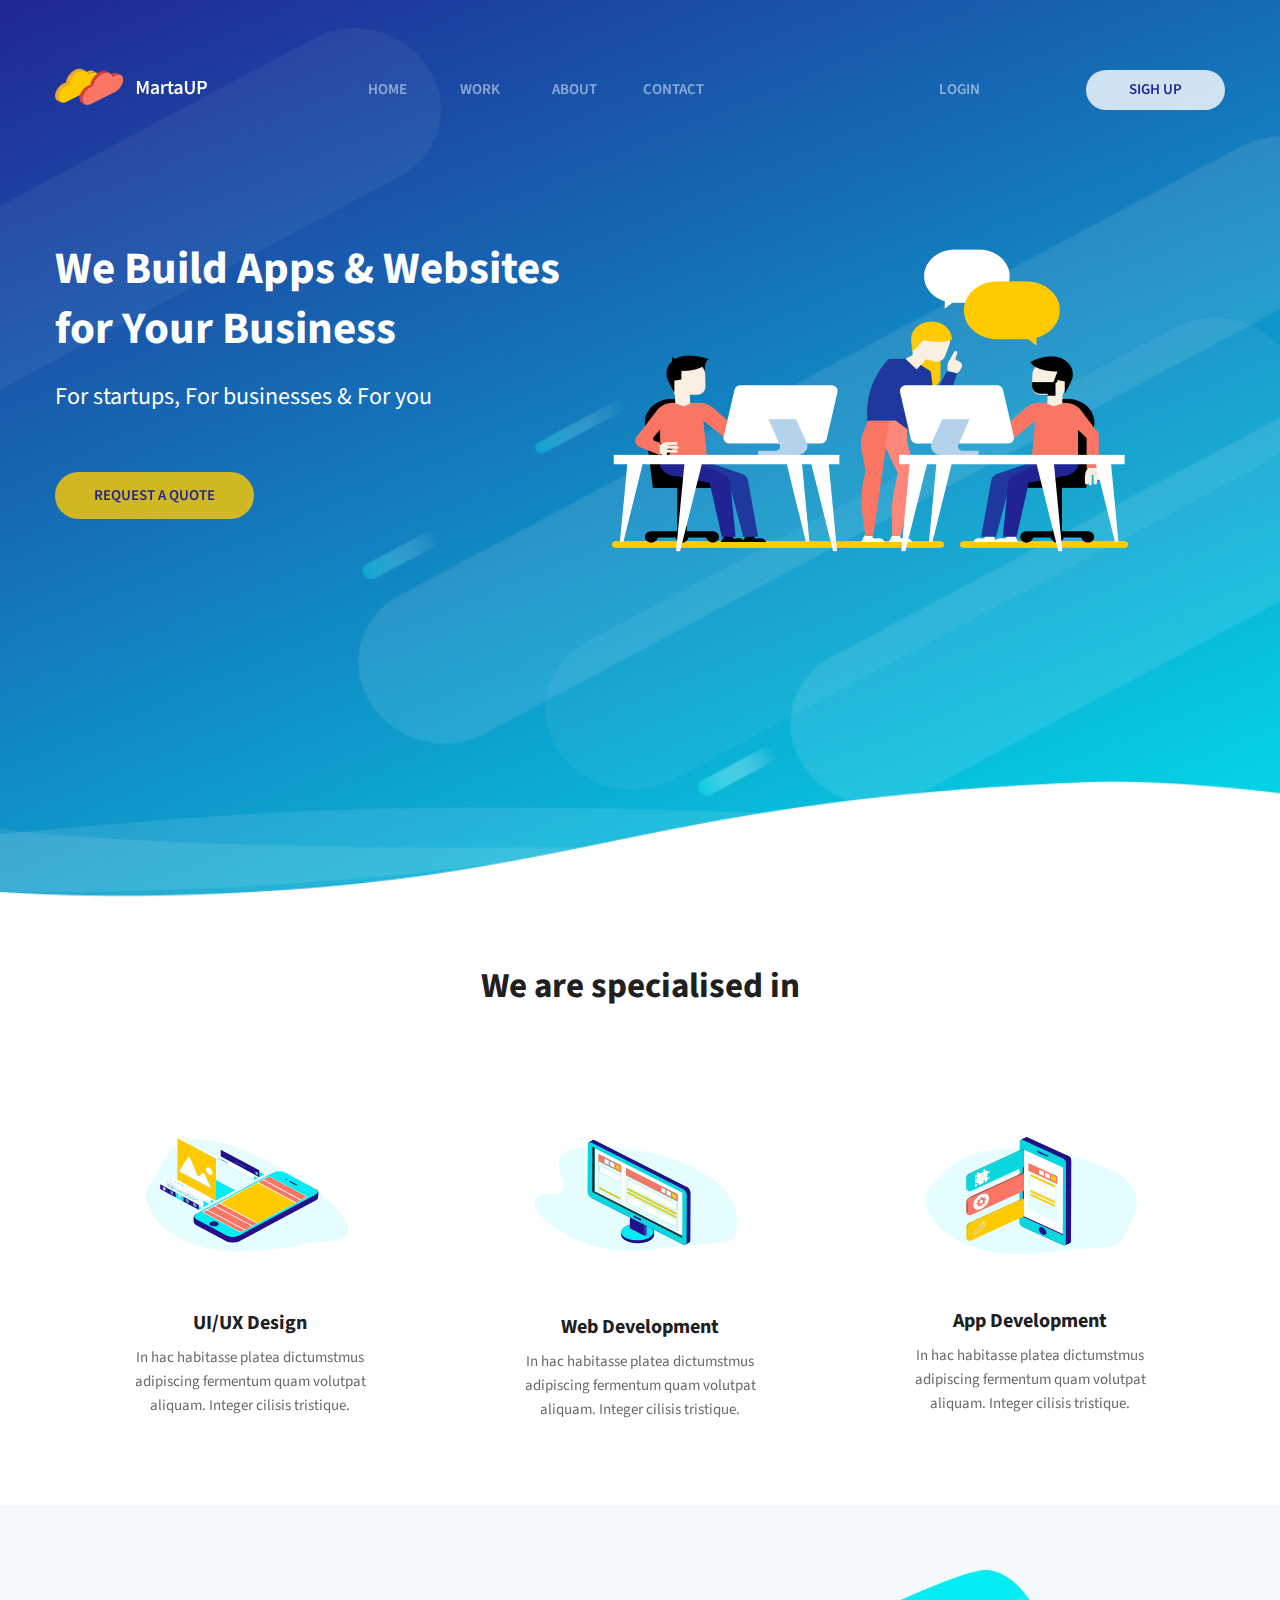
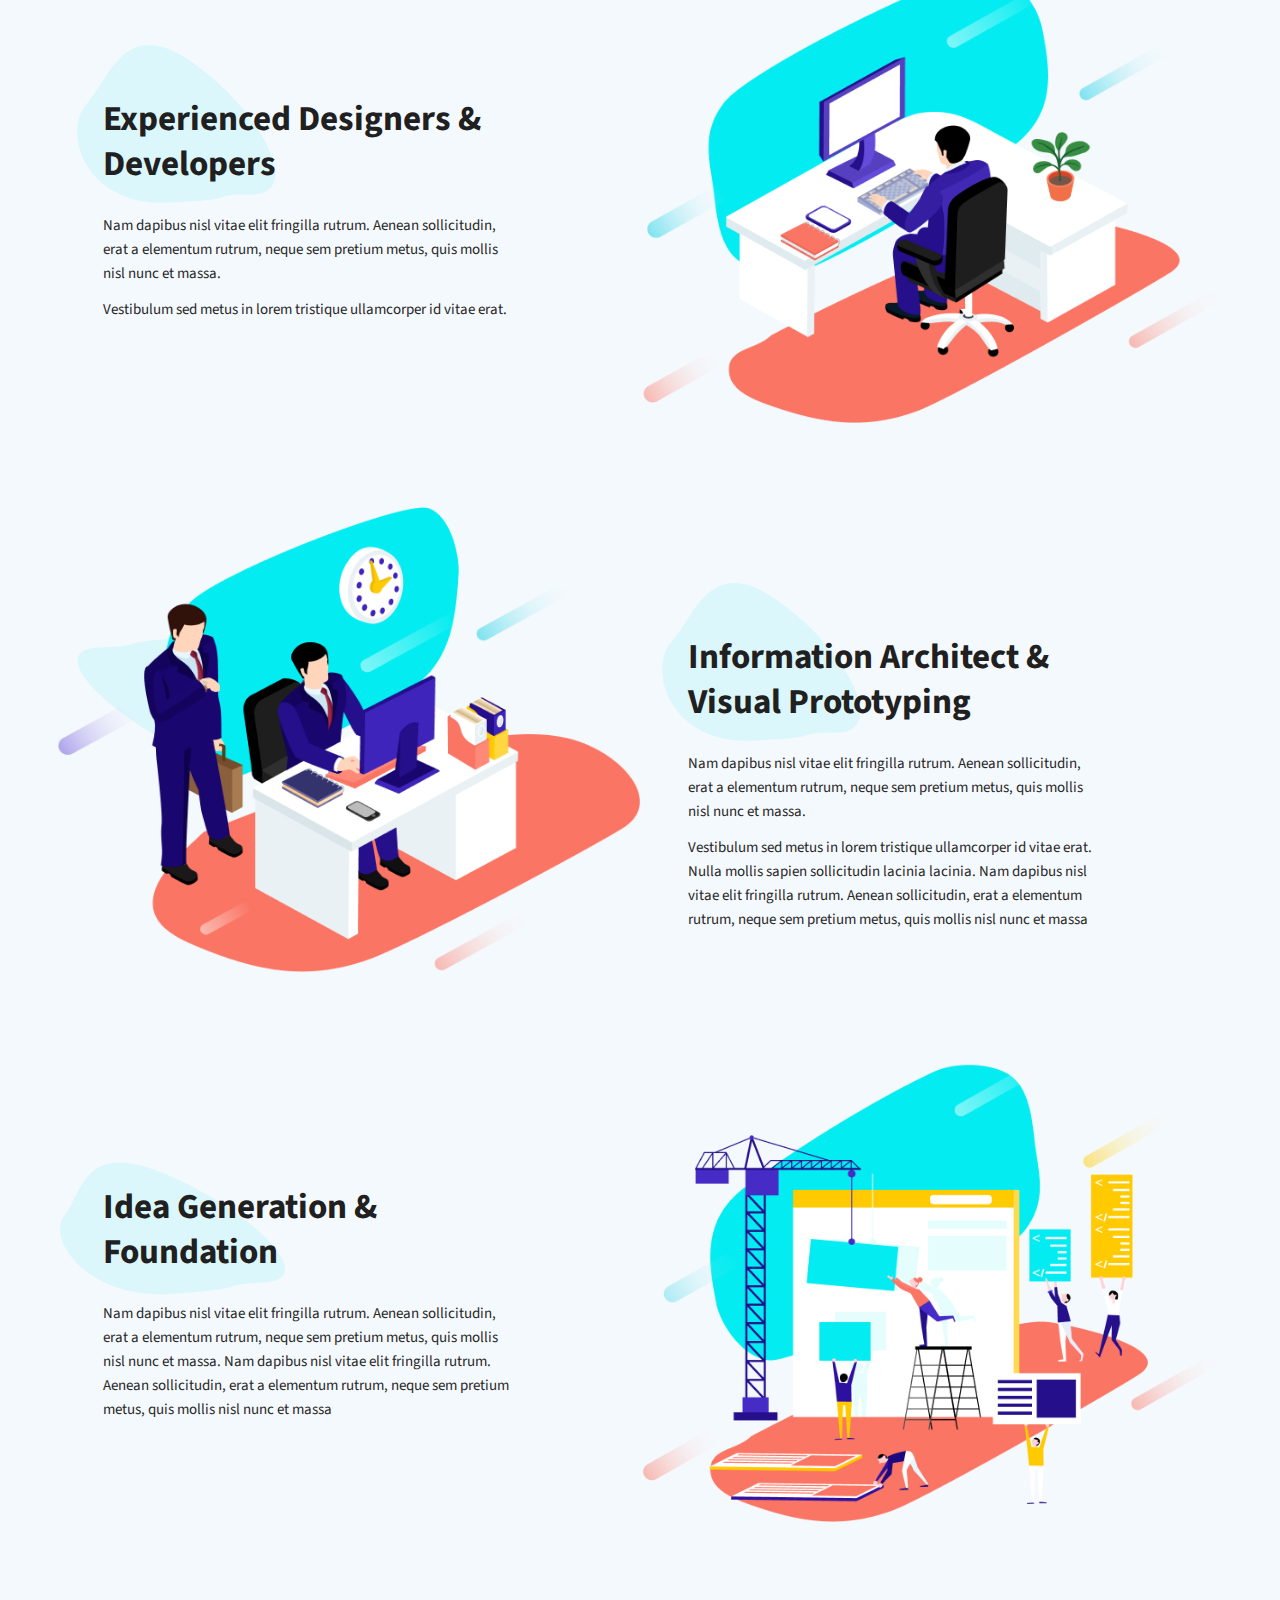
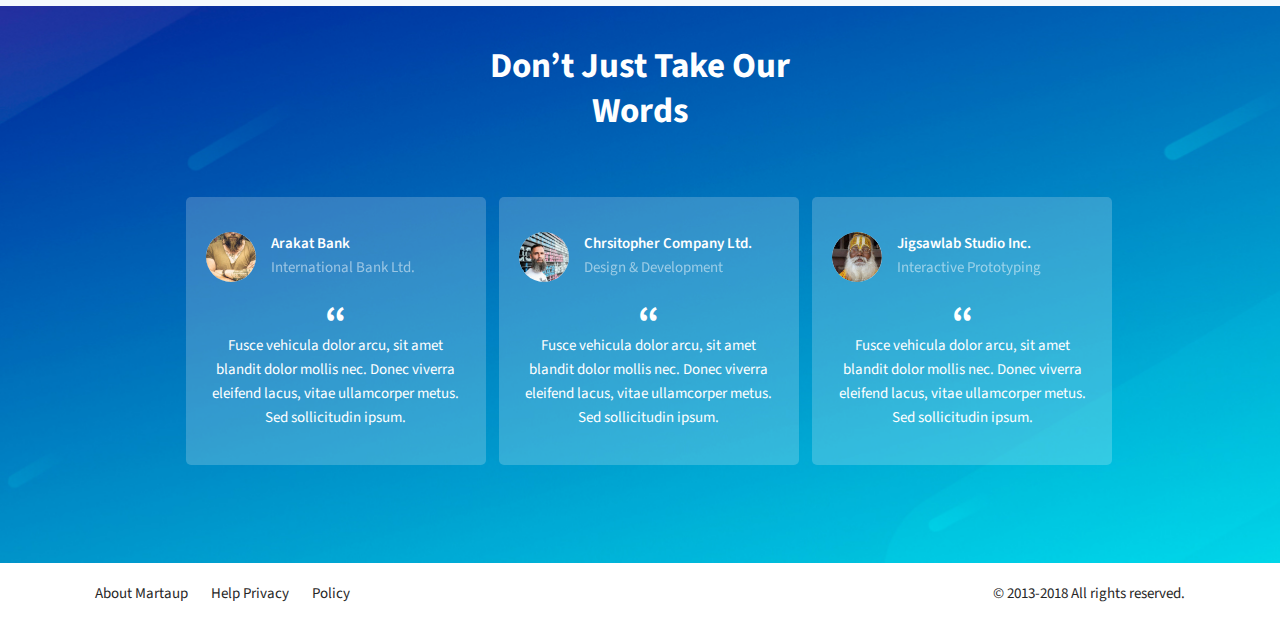
<file: MartaUp/index.html>
<!DOCTYPE html>
<html lang="en">

<head>
    <meta charset="UTF-8">
    <meta http-equiv="X-UA-Compatible" content="IE=edge">
    <meta name="viewport" content="width=device-width, initial-scale=1.0">
    <title>MartaUp</title>
    <link rel="preconnect" href="https://fonts.googleapis.com">
    <link rel="preconnect" href="https://fonts.gstatic.com" crossorigin>
    <link
        href="https://fonts.googleapis.com/css2?family=Gelasio:wght@500;700&family=Ribeye&family=Roboto&family=Roboto+Condensed&family=Source+Sans+Pro:wght@400;600;700&display=swap"
        rel="stylesheet">
    <link rel="stylesheet" href="styles/reset.css">
    <link rel="stylesheet" href="styles/style.css">

</head>

<body>
    <header class="header">
        <div class="container">
            <div class="header__top">
                <div class="logo">
                    <a href="#">
                        <img src="images/Logo.svg" alt="logo">
                    </a>
                </div>
                <nav class="menu">
                    <ul class="menu__list">
                        <li><a href="#">home</a></li>
                        <li><a href="#">work</a></li>
                        <li><a href="#">about</a></li>
                        <li><a href="#">contact</a></li>
                    </ul>
                </nav>
                <div class="header-btn">
                    <a class="login" href="#">login</a>
                    <a class="sigh-up" href="#">sigh up</a>
                </div>
            </div>
            <div class="header-content">
                <div class="header-content__item">
                    <div class="header-content__item-content">
                        <div class="header-content__item-info">
                            <h3 class="header-content__title">
                                We Build Apps & Websites
                                for Your Business
                            </h3>
                            <div class="header-content__description">
                                For startups, For businesses & For you
                            </div>
                            <a class="header-content_btn" href="#">Request a quote</a>
                        </div>
                        <div class="header-content__item-images">
                            <img src="images/slider-img.png" alt="item-images">
                        </div>
                    </div>
                </div>
            </div>
        </div>
    </header>
    <section class="specialised">
        <div class="container">
            <div class="specialised__title title">
                We are specialised in
            </div>
            <div class="specialised__items">
                <div class="specialised__item">
                    <img class="specialised__item-img" src="images/special-1.svg" alt="">
                    <h3 class="specialised__item-title">UI/UX Design</h3>
                    <div class="specialised__item-text">In hac habitasse platea dictumstmus adipiscing fermentum quam
                        volutpat aliquam. Integer cilisis tristique.</div>
                </div>
                <div class="specialised__item">
                    <img class="specialised__item-img" src="images/special-2.svg" alt="">
                    <h3 class="specialised__item-title">Web Development</h3>
                    <div class="specialised__item-text">In hac habitasse platea dictumstmus adipiscing fermentum quam
                        volutpat aliquam. Integer cilisis tristique.</div>
                </div>
                <div class="specialised__item">
                    <img class="specialised__item-img" src="images/special-3.svg" alt="">
                    <h3 class="specialised__item-title">App Development</h3>
                    <div class="specialised__item-text">In hac habitasse platea dictumstmus adipiscing fermentum quam
                        volutpat aliquam. Integer cilisis tristique.</div>
                </div>
            </div>
        </div>
    </section>
    <section class="advantages">
        <div class="container">
            <div class="advantages-box">
                <div class="advantages-box__info">
                    <h3 class="advantages-box__title">
                        Experienced Designers &
                        Developers
                    </h3>
                    <div class="advantages-box__text">
                        <p>Nam dapibus nisl vitae elit fringilla rutrum. Aenean sollicitudin, erat a elementum rutrum,
                            neque sem pretium metus, quis mollis nisl nunc et massa.</p>
                        <p>Vestibulum sed metus in lorem tristique ullamcorper id vitae erat.</p>
                    </div>
                </div>
                <div class="advantages-box__images">
                    <img src="images/advantages-1.png" alt="">
                </div>
            </div>
            <div class="advantages-box advantages-box--right">
                <div class="advantages-box__images">
                    <img src="images/advantages-2.png" alt="">
                </div>
                <div class="advantages-box__info">
                    <h3 class="advantages-box__title">
                        Information Architect &
                        Visual Prototyping
                    </h3>
                    <div class="advantages-box__text">
                        <p>Nam dapibus nisl vitae elit fringilla rutrum. Aenean sollicitudin, erat a elementum rutrum,
                            neque sem pretium metus, quis mollis nisl nunc et massa.</p>
                        <p> Vestibulum sed metus in lorem tristique ullamcorper id vitae erat. Nulla mollis sapien
                            sollicitudin lacinia lacinia. Nam dapibus nisl vitae elit fringilla rutrum. Aenean
                            sollicitudin, erat a elementum rutrum, neque sem pretium metus, quis mollis nisl nunc et
                            massa</p>
                    </div>
                </div>
            </div>
            <div class="advantages-box">
                <div class="advantages-box__info advantages-box__info--bg">
                    <h3 class="advantages-box__title">
                        Idea Generation &
                        Foundation
                    </h3>
                    <div class="advantages-box__text">
                        <p>Nam dapibus nisl vitae elit fringilla rutrum. Aenean sollicitudin, erat a elementum rutrum,
                            neque sem pretium metus, quis mollis nisl nunc et massa. Nam dapibus nisl vitae elit
                            fringilla rutrum. Aenean sollicitudin, erat a elementum rutrum, neque sem pretium metus,
                            quis mollis nisl nunc et massa</p>
                    </div>
                </div>
                <div class="advantages-box__images">
                    <img src="images/advantages-3.png" alt="">
                </div>
            </div>
        </div>
    </section>
    <section class="reviews">
        <div class="container">
            <h3 class="reviews__title title">Don’t Just Take Our Words</h3>
            <div class="reviews__items">
                <div class="reviews__item">
                    <div class="reviews_item-head">
                        <img src="images/rev-1.jpg" alt="photo">
                        <div class="reviews__item-info">
                            <div class="reviews__item-name">Arakat Bank</div>
                            <div class="reviews__item-position">International Bank Ltd.</div>
                        </div>
                    </div>
                    <div class="reviews__item-text">Fusce vehicula dolor arcu, sit amet blandit dolor mollis nec. Donec
                        viverra eleifend lacus, vitae ullamcorper metus. Sed sollicitudin ipsum.</div>
                </div>
                <div class="reviews__item">
                    <div class="reviews_item-head">
                        <img src="images/rev-2.jpg" alt="photo">
                        <div class="reviews__item-info">
                            <div class="reviews__item-name">Chrsitopher Company Ltd.</div>
                            <div class="reviews__item-position">Design & Development</div>
                        </div>
                    </div>
                    <div class="reviews__item-text">Fusce vehicula dolor arcu, sit amet blandit dolor mollis nec. Donec
                        viverra eleifend lacus, vitae ullamcorper metus. Sed sollicitudin ipsum.</div>
                </div>
                <div class="reviews__item">
                    <div class="reviews_item-head">
                        <img src="images/rev-3.jpg" alt="photo">
                        <div class="reviews__item-info">
                            <div class="reviews__item-name">Jigsawlab Studio Inc.</div>
                            <div class="reviews__item-position">Interactive Prototyping</div>
                        </div>
                    </div>
                    <div class="reviews__item-text">Fusce vehicula dolor arcu, sit amet blandit dolor mollis nec. Donec
                        viverra eleifend lacus, vitae ullamcorper metus. Sed sollicitudin ipsum.</div>
                </div>
            </div>
        </div>
    </section>
    <footer class="footer">
        <div class="container">
            <div class="footer__inner">
                <div class="footer__link">
                    <a href="#">About Martaup</a>
                    <a href="#">Help Privacy</a>
                    <a href="#">Policy</a>
                </div>
                <div class="footer__copy">
                    © 2013-2018 All rights reserved.
                </div>
            </div>
        </div>
    </footer>
</body>

</html>
</file>
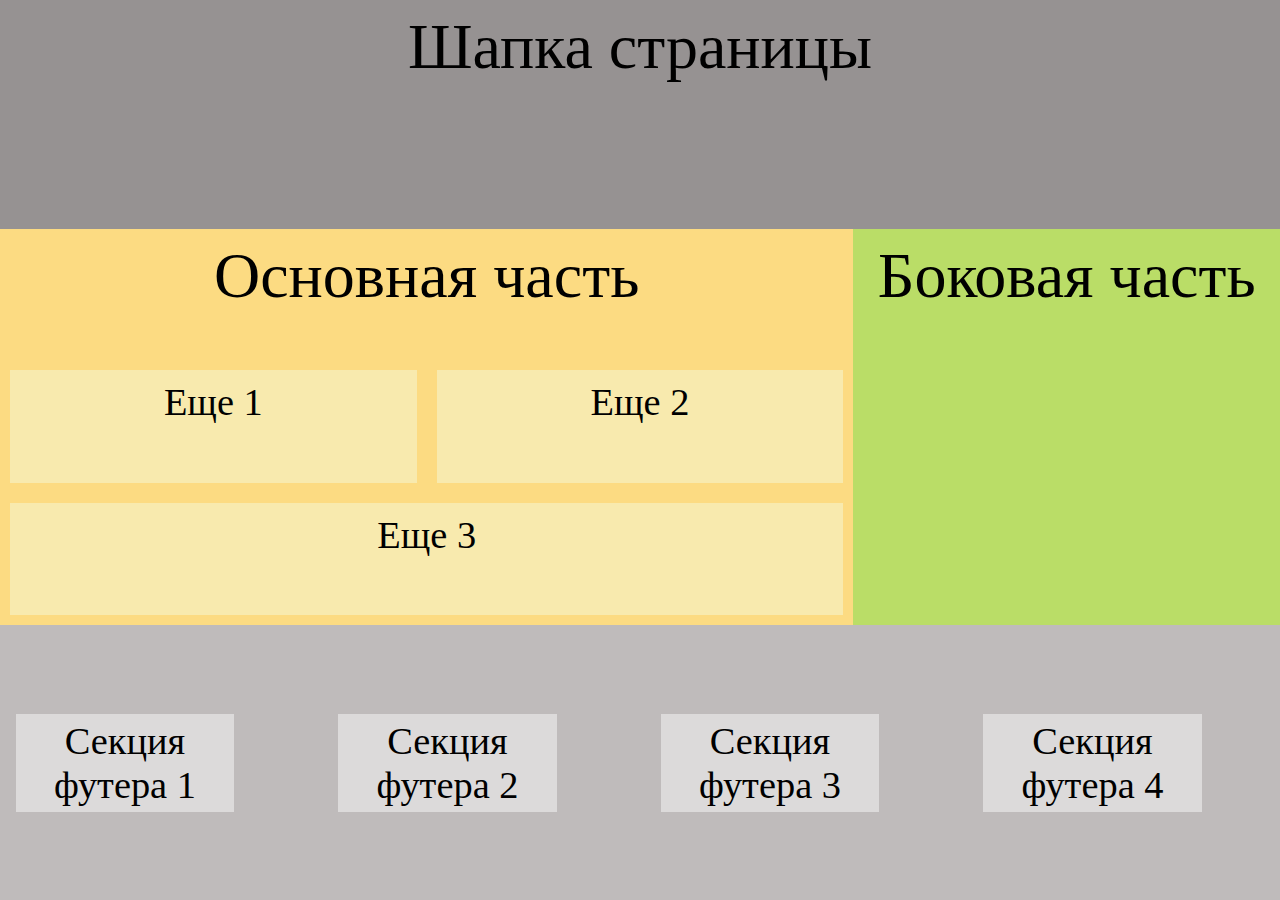
<file: site example_grid/index.html>
<!DOCTYPE html>
<html lang="en">

<head>
    <meta charset="UTF-8">
    <meta http-equiv="X-UA-Compatible" content="IE=edge">
    <meta name="viewport" content="width=device-width, initial-scale=1.0">
    <title>Grids</title>
    <link rel="stylesheet" href="normalize.css">
    <link rel="stylesheet" href="style.css">
</head>

<body class="container">
    <header class="header">Шапка страницы</header>
    <main class="main">
        <div class="title">Основная часть</div>
        <div class="main_block main_1">Еще 1</div>
        <div class="main_block main_2">Еще 2</div>
        <div class="main_block main_3">Еще 3</div>
    </main>
    <aside class="aside">Боковая часть</aside>
    <footer class="footer">
        <div class="footer_block footer_1">Секция футера 1</div>
        <div class="footer_block footer_2">Секция футера 2</div>
        <div class="footer_block footer_3">Секция футера 3</div>
        <div class="footer_block footer_4">Секция футера 4</div>
    </footer>
</body>

</html>
</file>
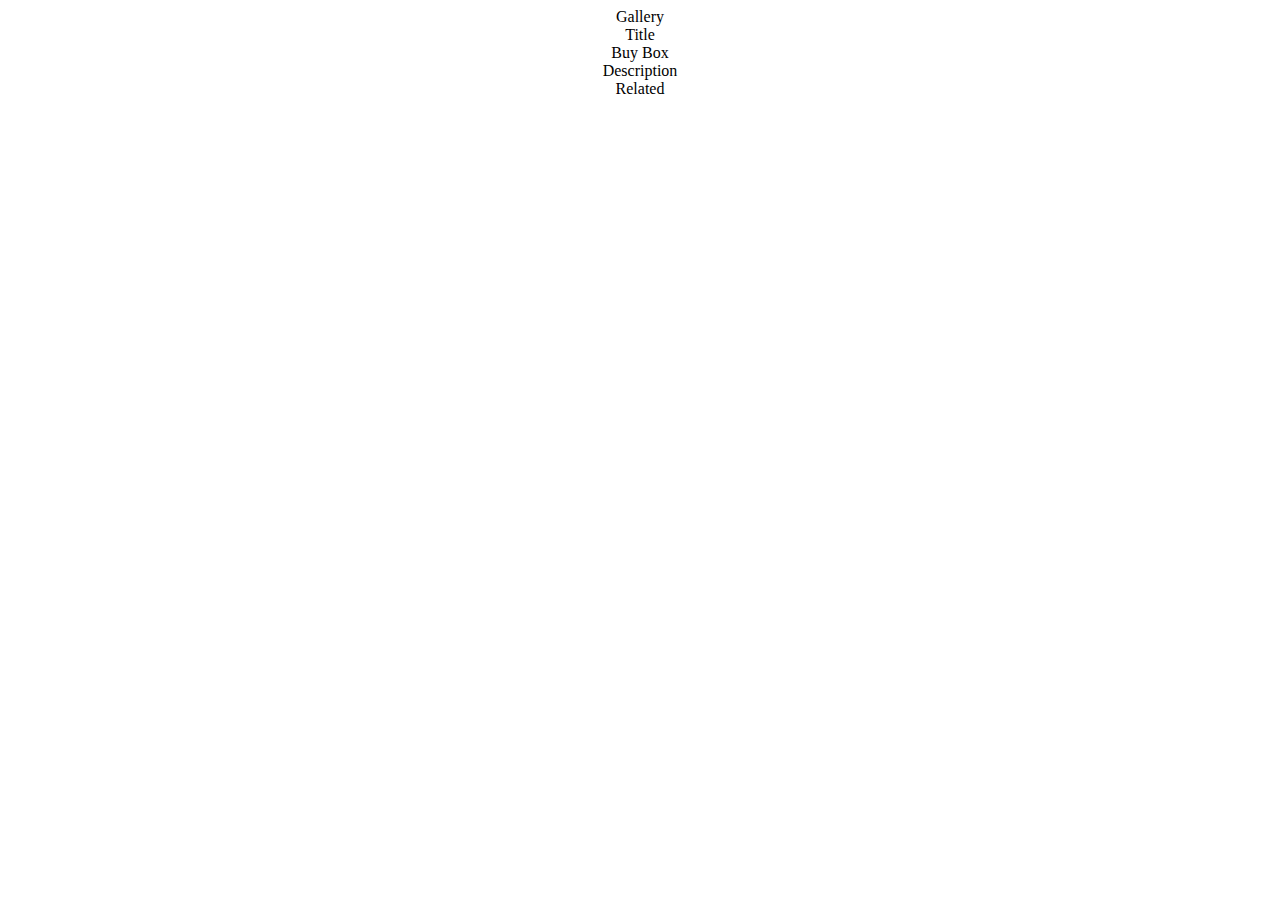
<file: Bootstrap/Theory/index.html>
<!DOCTYPE html>
<html lang="en">

<head>
    <meta charset="UTF-8">
    <meta http-equiv="X-UA-Compatible" content="IE=edge">
    <meta name="viewport" content="width=device-width, initial-scale=1, shrink-to-fit=no">
    <title>Bootstrap</title>
    <link rel="stylesheet" href="https://cdn.jsdelivr.net/npm/bootstrap@4.5.3/dist/css/bootstrap.min.css"
        integrity="sha384-TX8t27EcRE3e/ihU7zmQxVncDAy5uIKz4rEkgIXeMed4M0jlfIDPvg6uqKI2xXr2" crossorigin="anonymous">
    <style>
        .container {
            text-align: center;
        }
    </style>

</head>

<body>
    <div class="container">
        <div class="row">
            <div class="col-6 p-3 mb-2 mr-2 bg-info text-white">
                <div class="Gallery">Gallery</div>
            </div>
            <div class="col mb-2">
                <div class="row">
                    <div class="col-12 mb-2 bg-info text-white">
                        <div class="Title p-3">Title</div>
                    </div>
                    <div class="col-12 bg-info text-white">
                        <div class="Buy_Box p-3">Buy Box</div>
                    </div>
                </div>
            </div>
        </div>
        <div class="row">
            <div class="col-12 p-3 mb-2 bg-info text-white">Description</div>
        </div>
        <div class="row">
            <div class="col-12 p-3 mb-2 bg-info text-white">Related</div>
        </div>
    </div>

    <script src="https://code.jquery.com/jquery-3.5.1.slim.min.js"
        integrity="sha384-DfXdz2htPH0lsSSs5nCTpuj/zy4C+OGpamoFVy38MVBnE+IbbVYUew+OrCXaRkfj" crossorigin="anonymous">
    </script>
    <script src="https://cdn.jsdelivr.net/npm/bootstrap@4.5.3/dist/js/bootstrap.bundle.min.js"
        integrity="sha384-ho+j7jyWK8fNQe+A12Hb8AhRq26LrZ/JpcUGGOn+Y7RsweNrtN/tE3MoK7ZeZDyx" crossorigin="anonymous">
    </script>
</body>

</html>
</file>
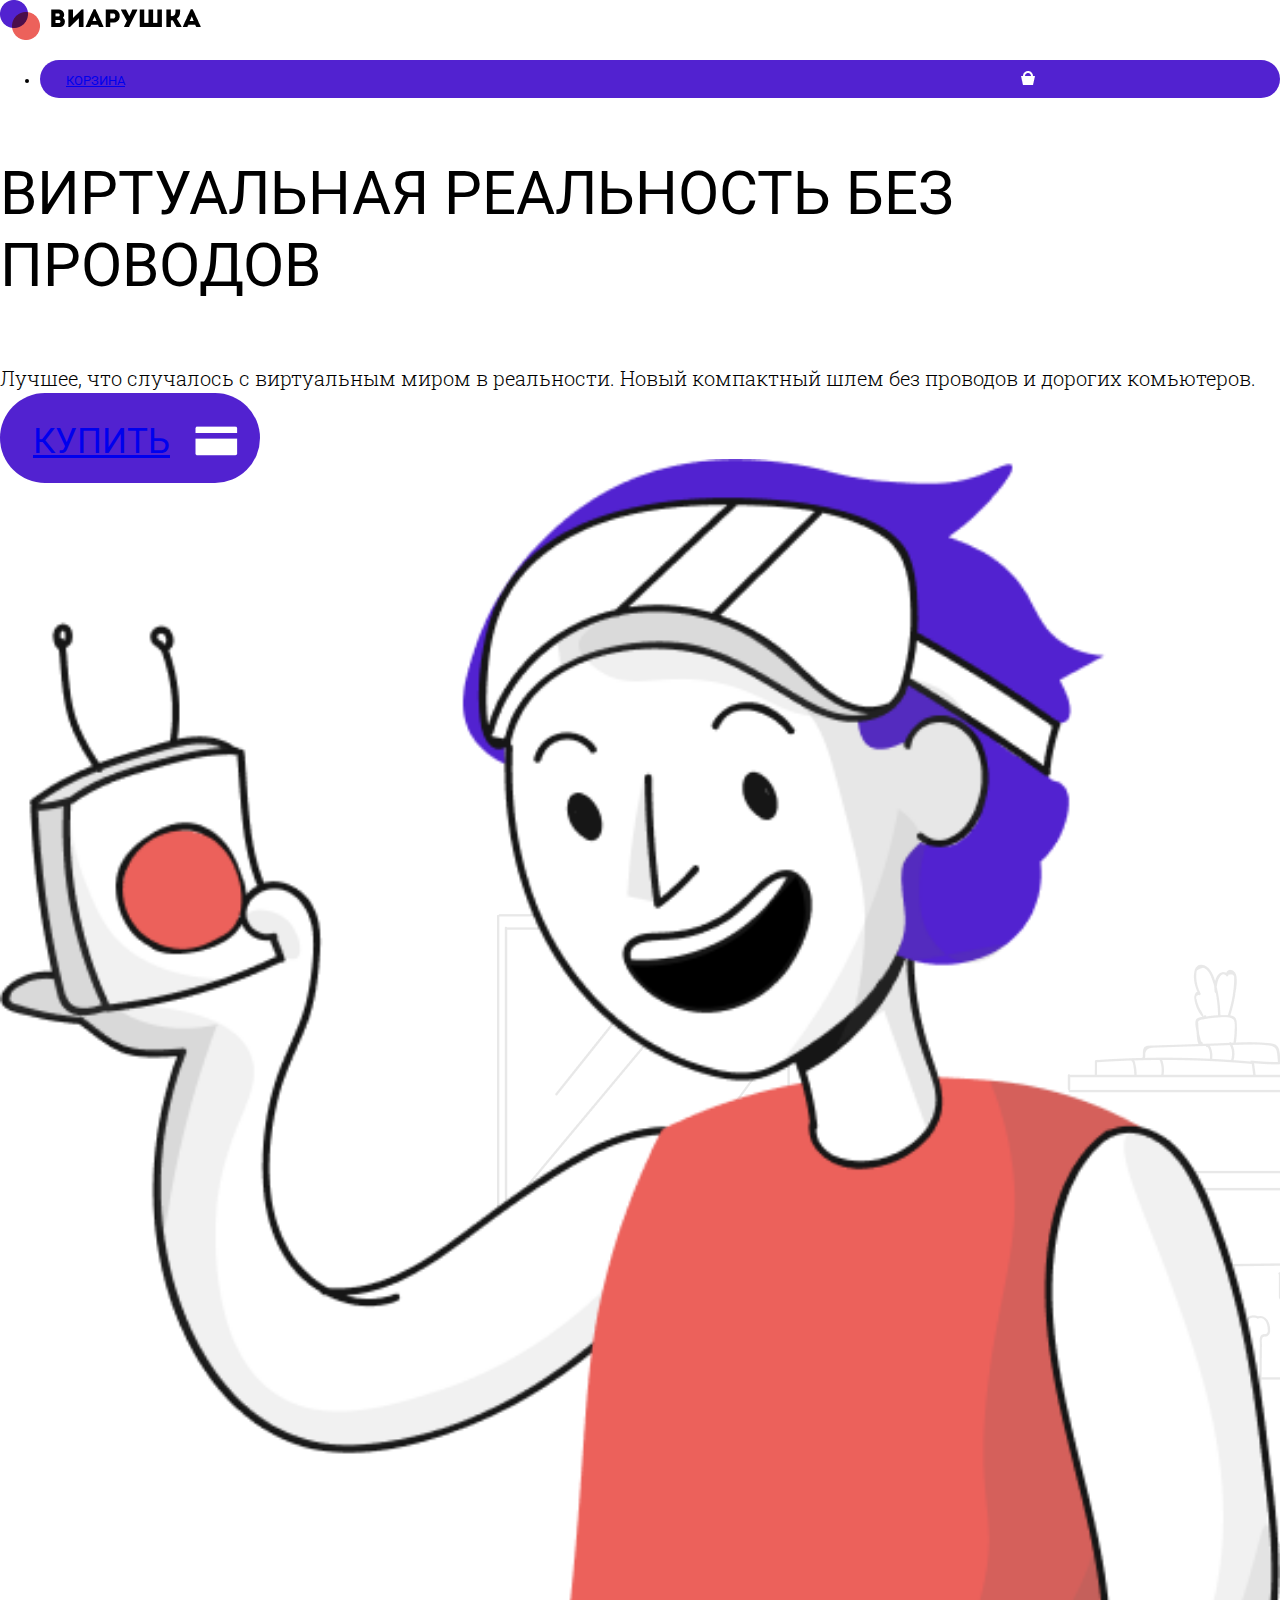
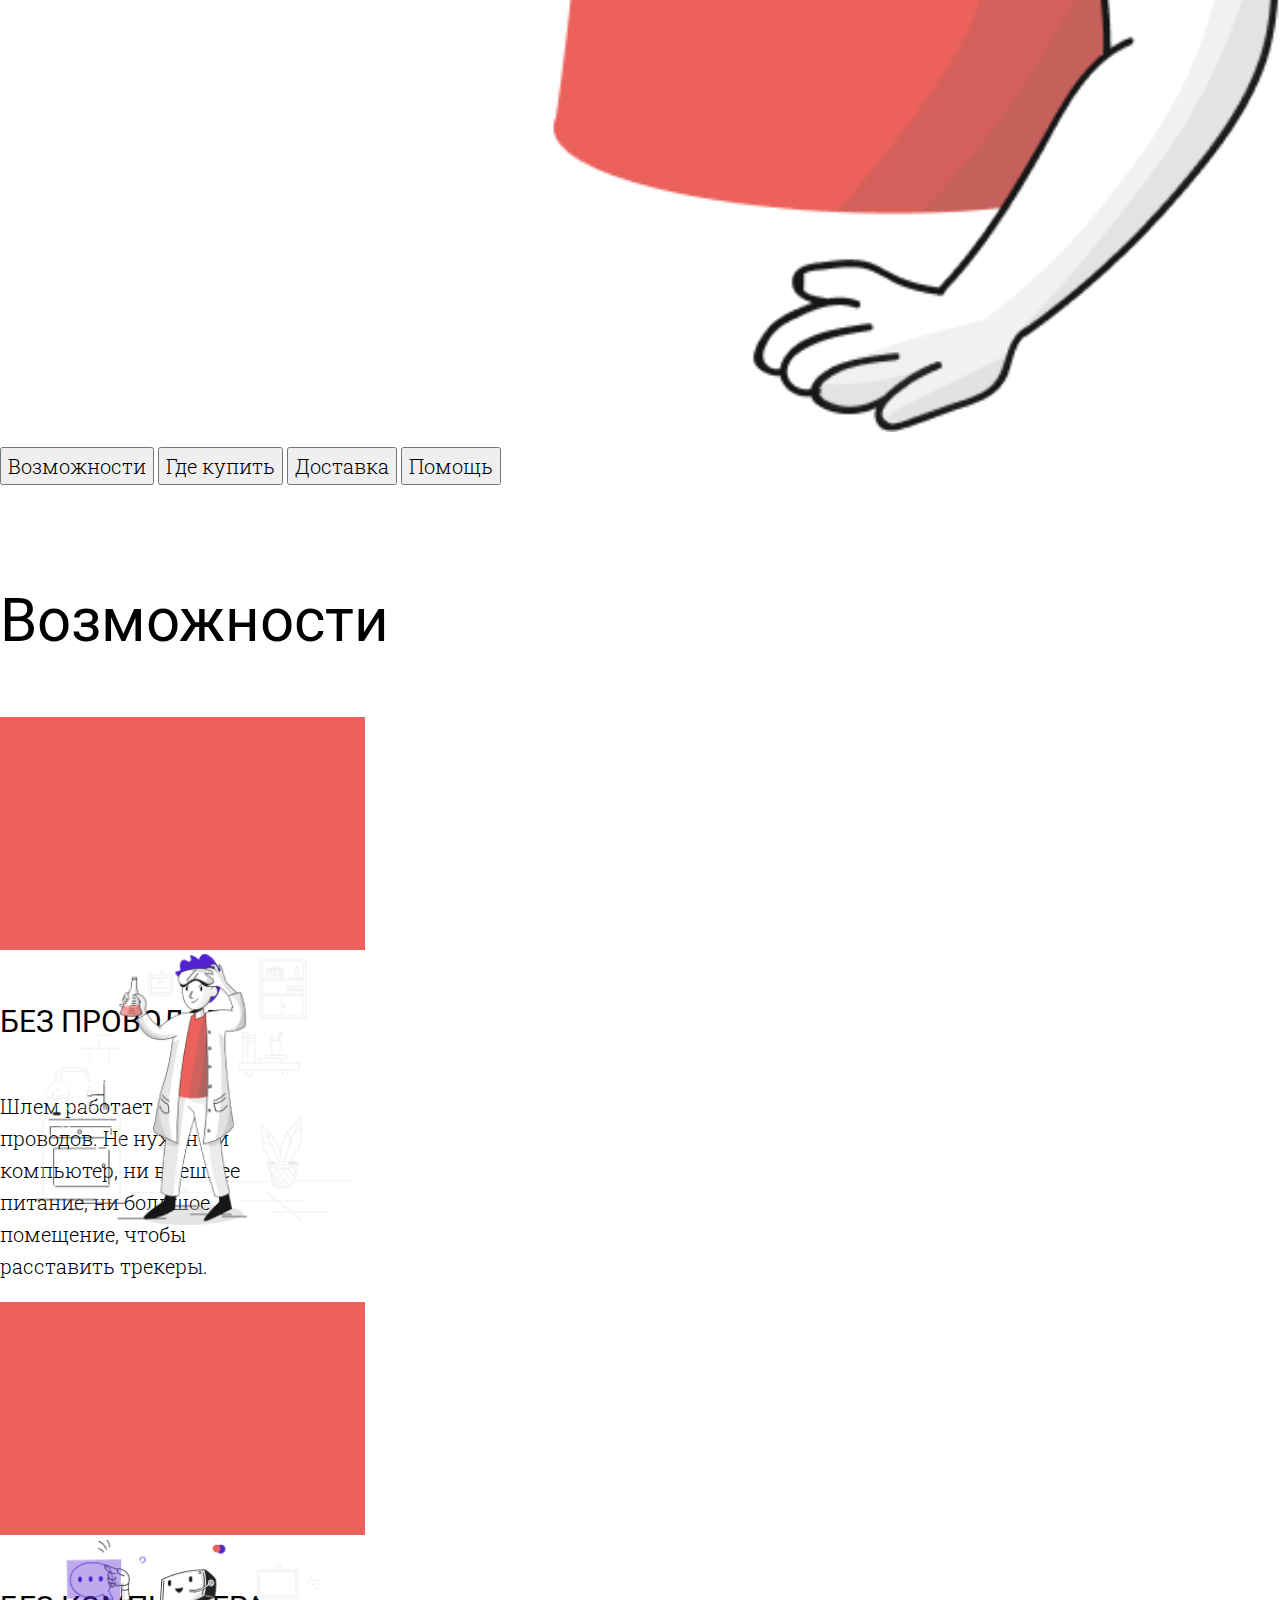
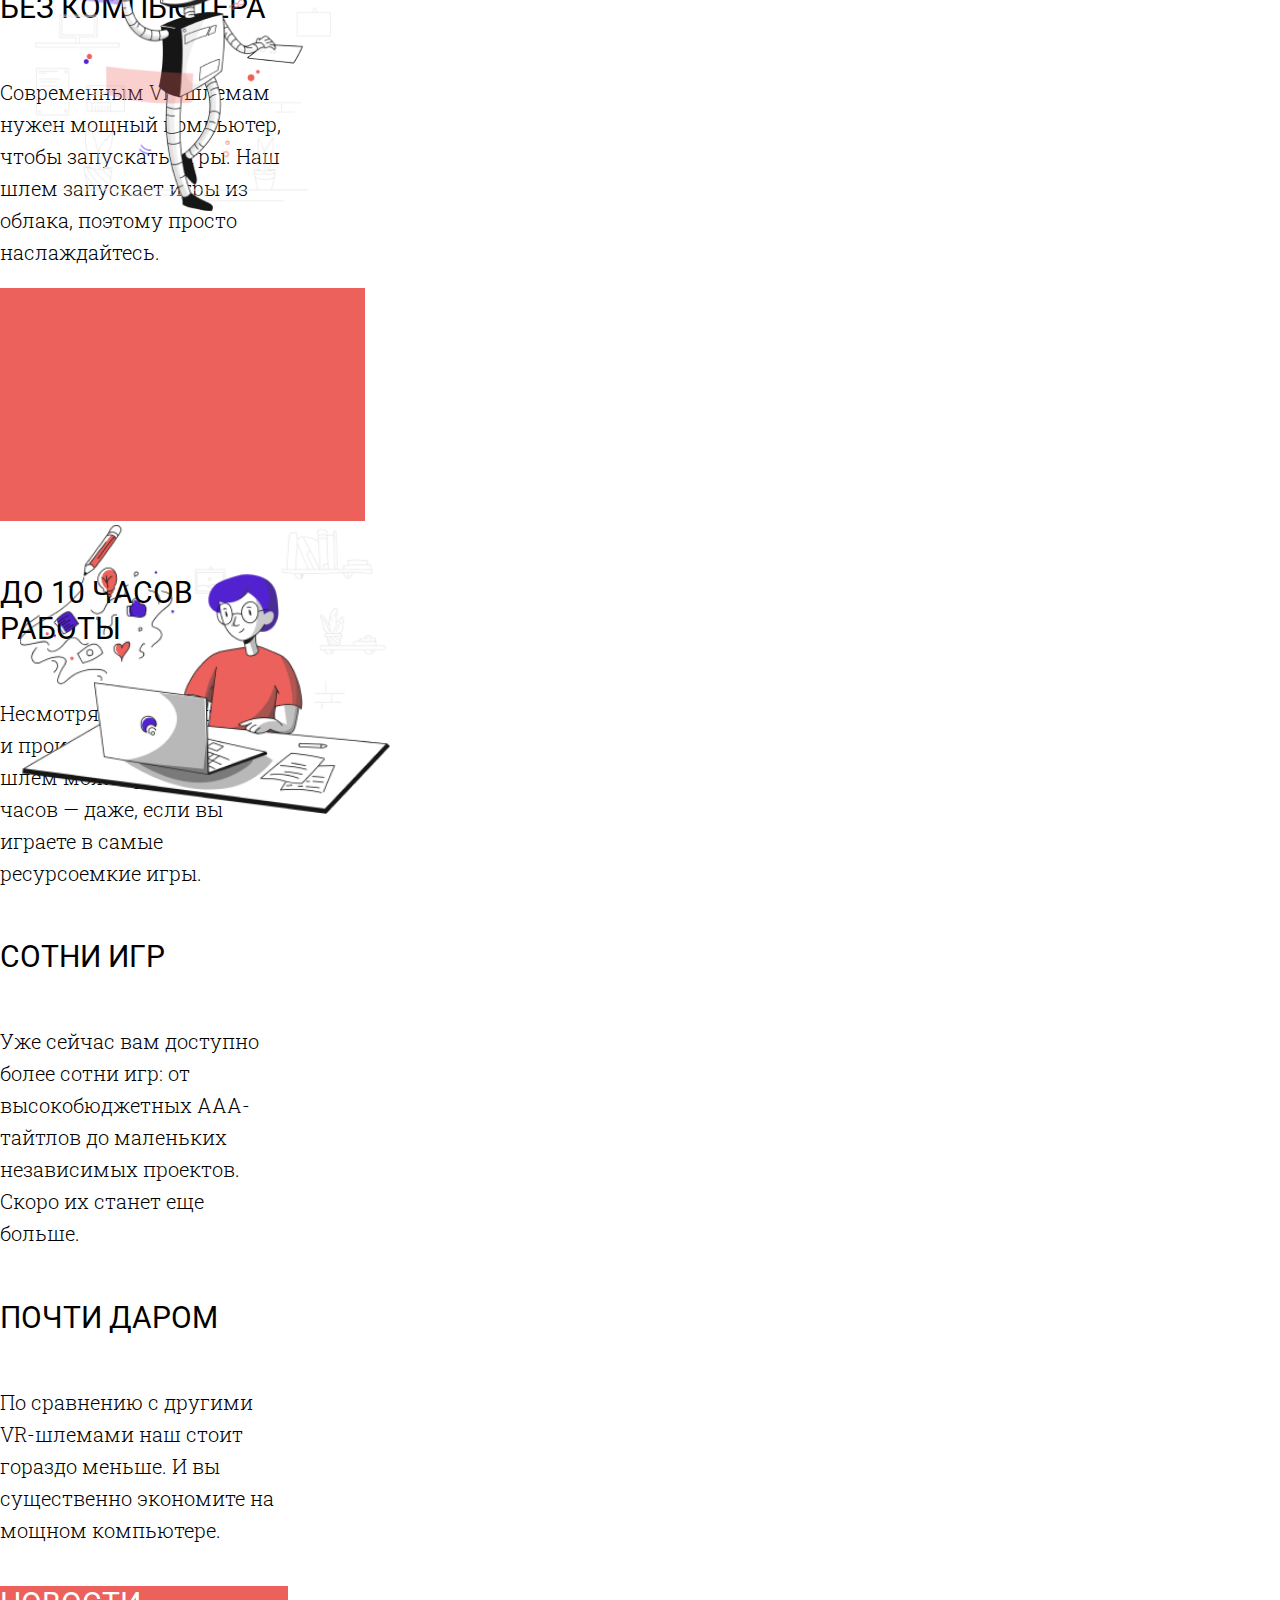
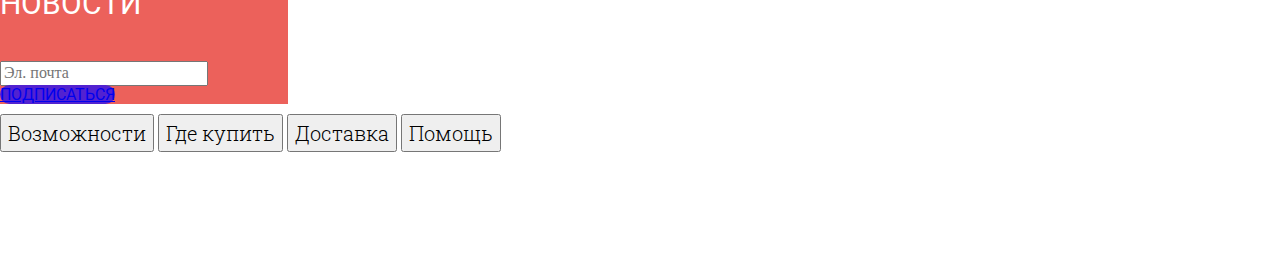
<file: Bootstrap/Viarushka/index.html>
<!DOCTYPE html>
<html lang="ru">

<head>
    <meta charset="UTF-8">
    <meta http-equiv="X-UA-Compatible" content="IE=edge">
    <meta name="viewport" content="width=device-width, initial-scale=1, shrink-to-fit=no">
    <title>VR</title>
    <link rel="stylesheet" href="styles/normalize.css">
    <link rel="stylesheet" href="https://cdn.jsdelivr.net/npm/bootstrap@4.5.3/dist/css/bootstrap.min.css"
        integrity="sha384-TX8t27EcRE3e/ihU7zmQxVncDAy5uIKz4rEkgIXeMed4M0jlfIDPvg6uqKI2xXr2" crossorigin="anonymous">
    <link rel="stylesheet" href="styles/styles.css">
    <link rel="preconnect" href="https://fonts.googleapis.com">
    <link rel="preconnect" href="https://fonts.gstatic.com" crossorigin>
    <link href="https://fonts.googleapis.com/css2?family=Roboto+Slab:wght@300&display=swap" rel="stylesheet">
    <link rel="preconnect" href="https://fonts.googleapis.com">
    <link rel="preconnect" href="https://fonts.gstatic.com" crossorigin>
    <link href="https://fonts.googleapis.com/css2?family=Roboto&family=Roboto+Slab:wght@300&display=swap"
        rel="stylesheet">
</head>

<body>
    <nav class="navbar navbar-expand-sm bg-light navbar-dark sticky-top">
        <div class="container-fluid">
            <a class="navbar-brand" href="#">
                <img src="images/logo.png" alt="logo">
            </a>
            <ul class="navbar-nav">
                <li class="nav-item btn-info">
                    <a class="nav-link" href="#">Корзина</a>
                </li>
            </ul>
        </div>
    </nav>
    <header class="header">
        <div class="container">
            <div class="row header__row">
                <div class="col-6 header__row_col">
                    <h3 class="header__row_col-title">Виртуальная реальность без проводов</h3>
                    <p class="header__row_col-content">Лучшее, что случалось с виртуальным миром в реальности. Новый
                        компактный шлем без проводов и дорогих комьютеров.</p>
                    <a href="#" class="header__btn btn btn-info border-0" role="button">Купить</a>

                </div>
                <div class="col-6 header__row_col-img">
                    <img src="images/header-guy.png" alt="" class="header-guy">
                </div>
            </div>
            <div class="header__btn-group btn-group btn-group-lg">
                <button type="button" class="btn btn-link">Возможности</button>
                <button type="button" class="btn btn-link">Где купить</button>
                <button type="button" class="btn btn-link">Доставка</button>
                <button type="button" class="btn btn-link">Помощь</button>
            </div>
        </div>
    </header>

    <section class="opportunities">
        <div class="container">
            <h3 class="opportunities__title">Возможности</h3>
            <div class="row opportunities__row justify-content-around text-start">
                <div class="opportunities__col-card1 col-sm-4 card" style="width: 18rem;">
                    <img class="card-img-top" src="images/card-bg.png" alt="Card image cap">
                    <img class="card1-img-top" src="images/card-img1.png" alt="">
                    <div class="card-body">
                        <h5 class="card-title">Без проводов</h5>
                        <p class="card-text">Шлем работает без проводов. Не нужен ни компьютер, ни внешнее питание, ни
                            большое помещение, чтобы расставить трекеры.</p>
                    </div>
                </div>
                <div class="opportunities__col-card2 col-sm-4 card" style="width: 18rem;"><img class="card-img-top"
                        src="images/card-bg.png" alt="Card image cap">
                    <img class="card2-img-top" src="images/card-img2.png" alt="">
                    <div class="card-body">
                        <h5 class="card-title">Без компьютера</h5>
                        <p class="card-text">Современным VR-шлемам нужен мощный компьютер, чтобы запускать игры. Наш
                            шлем запускает игры из облака, поэтому просто наслаждайтесь.</p>
                    </div>
                </div>
                <div class="opportunities__col-card3 col-sm-4 card" style="width: 18rem;"><img class="card-img-top"
                        src="images/card-bg.png" alt="Card image cap">
                    <img class="card3-img-top" src="images/card-img3.png" alt="">
                    <div class="card-body">
                        <h5 class="card-title">До 10 часов работы</h5>
                        <p class="card-text">Несмотря на компактность и производительность, шлем может работать до 10
                            часов — даже, если вы играете в самые ресурсоемкие игры.</p>
                    </div>
                </div>
                <div class="col-sm-4 card" style="width: 18rem;">
                    <div class="card-body">
                        <h5 class="card-title">Сотни игр</h5>
                        <p class="card-text">Уже сейчас вам доступно более сотни игр: от высокобюджетных ААА-тайтлов до
                            маленьких независимых проектов. Скоро их станет еще больше.</p>
                    </div>
                </div>
                <div class="col-sm-4 card" style="width: 18rem;">
                    <div class="card-body">
                        <h5 class="card-title">Почти даром</h5>
                        <p class="card-text">По сравнению с другими VR-шлемами наш стоит гораздо меньше. И вы
                            существенно экономите на мощном компьютере.</p>
                    </div>
                </div>
                <div class="col-sm-4 card card-bg" style="width: 18rem;">
                    <div class="card-body">
                        <h4 class="card-title">Новости</h4>
                        <form action=#>
                            <div class="form-group">
                                <label for="email"></label>
                                <input type="email" class="form-control" id="email" placeholder="Эл. почта">
                                <a href="#" role="button" class="card__btn btn btn-info border-0">Подписаться</a>
                        </form>
                    </div>
                </div>
            </div>
        </div>
        <div class="header__btn-group btn-group btn-group-lg">
            <button type="button" class="btn btn-link">Возможности</button>
            <button type="button" class="btn btn-link">Где купить</button>
            <button type="button" class="btn btn-link">Доставка</button>
            <button type="button" class="btn btn-link">Помощь</button>
        </div>
        </div>
    </section>


    <script src="https://code.jquery.com/jquery-3.5.1.slim.min.js"
        integrity="sha384-DfXdz2htPH0lsSSs5nCTpuj/zy4C+OGpamoFVy38MVBnE+IbbVYUew+OrCXaRkfj" crossorigin="anonymous">
    </script>
    <script src="https://cdn.jsdelivr.net/npm/bootstrap@4.5.3/dist/js/bootstrap.bundle.min.js"
        integrity="sha384-ho+j7jyWK8fNQe+A12Hb8AhRq26LrZ/JpcUGGOn+Y7RsweNrtN/tE3MoK7ZeZDyx" crossorigin="anonymous">
    </script>
</body>

</html>
</file>
<file: css/style.css>
html {
    box-sizing: border-box;
}

*,
*::after,
*::before {
    box-sizing: inherit;
}

@font-face {
    font-family: 'Corporate-A-Bold';
    font-style: normal;
    font-weight: 700;
    src: url('../fonts/Corporate-A-Bold.woff2') format('woff2'),
        url('../fonts/Corporate-A-Bold.woff') format('woff');
}

body {
    font-family: 'Roboto Condensed', sans-serif;
    background: #070A1B;
    font-weight: 400;
    font-size: 16px;
    line-height: 120%;
    color: #fff;
}

a {
    text-decoration: none;
    color: inherit;
}

button {
    background-color: transparent;
    border: none;
    padding: 0;
    cursor: pointer;
}

ul {
    list-style: none;
}

.container {
    max-width: 1220px;
    margin: 0 auto;
    padding: 0 10px;
}

.header__top {
    display: flex;
    justify-content: space-between;
    align-items: center;
    height: 100px;
}

.header__logo {
    margin-left: 135px;
}

.list {
    display: flex;
}

.list__item+.list__item {
    margin-left: 30px;
}

.list__link {
    width: 40px;
    height: 40px;
    display: flex;
    justify-content: center;
    align-items: center;
    border-radius: 50%;
    transition: all .3s;
}

.list__link:hover {
    background-color: #C1A1D2;
}

.header__content {
    background-image: url(../images/header-bg.png);
    min-height: calc(100vh - 100px);
    background-repeat: no-repeat;
    background-position: center;
    background-size: cover;
    display: flex;
    flex-direction: column;
    align-items: center;
    justify-content: flex-end;
    position: relative;
}

.header__content::after {
    content: "";
    background-image: url(../images/decor.svg);
    width: 50px;
    height: 50px;
    position: absolute;
    left: 50%;
    transform: translateX(-50%);
    bottom: -25px;
}

.title {
    font-family: 'Corporate-A-Bold';
    margin-bottom: 5px;
    font-size: 72px;
    line-height: 120%;
    text-shadow: 0px 4px 4px rgba(0, 0, 0, 0.25);
}

.title-descr {
    font-size: 24px;
    margin-bottom: 45px;
    text-shadow: 0px 4px 4px rgba(0, 0, 0, 0.25);
}

.footer__inner {
    display: flex;
    justify-content: space-between;
    align-items: center;
    height: 300px;
}

.concept {
    padding-top: 150px;
    margin-bottom: 150px;
}

.concept__inner {
    max-width: 900px;
    margin-left: auto;
}

.section__title {
    margin-bottom: 25px;
    text-transform: uppercase;
    color: #F402A2;
    font-size: 18px;
    font-family: 'Corporate-A-Bold';
}

.concept__text {
    font-size: 24px;
    margin-bottom: 25px;
    line-height: 120%;
}

.premier {
    margin-bottom: 150px;
}

.premier__inner {
    display: flex;
    gap: 60px;
}

.premier__text {
    margin-bottom: 23px;
}

.premier__img {
    margin-bottom: 20px;
}

.premier__btn {
    display: block;
    width: 100%;
    font-size: 18px;
    line-height: 120%;
    color: #F402A2;
    font-family: 'Corporate-A-Bold';
    text-transform: uppercase;
    text-align: center;
    padding: 14px;
    border: 1px solid #F402A2;
    transition: all.3s;
}

.premier__btn:hover {
    color: #53A1CB;
    border: 1px solid #53A1CB;
}

.video {
    margin-bottom: 150px;
}

.video__img {
    margin-bottom: 25px;
}

.video__btn {
    font-family: 'Corporate-A-Bold';
    text-transform: uppercase;
    display: flex;
    justify-content: center;
    align-items: flex-end;
    width: 100%;
    gap: 10px;
    font-size: 18px;
    line-height: 120%;
    color: #F402A2;
    padding: 14px;
    border: 1px solid #F402A2;
    transition: all.3s;
}

.video__btn span {
    padding-top: 2px;
}

.video__btn:hover {
    color: #53A1CB;
    border: 1px solid #53A1CB;
}

.video__btn path {
    transition: all.3s;
}

.video__btn:hover path {
    fill: #53A1CB;
}

.disign {
    margin-bottom: 150px;
}

.disign_inner {
    display: flex;
    gap: 60px;
}

#disign_interior-img-2 {
    padding-bottom: 88px;
}

.decor__before-footer {
    background-image: url(../images/decor_after-footer.png);
    min-height: 900px;
    background-repeat: no-repeat;
    background-position: center;
    background-size: cover;
    margin-top: 150px;
}
</file>
<file: AVTR/css/style.css>
html {
    box-sizing: border-box;
}

*,
*::after,
*::before {
    box-sizing: inherit;
}

@font-face {
    font-family: 'Corporate-A-Bold';
    font-style: normal;
    font-weight: 700;
    src: url('../fonts/Corporate-A-Bold.woff2') format('woff2'),
        url('../fonts/Corporate-A-Bold.woff') format('woff');
}

body {
    font-family: 'Roboto Condensed', sans-serif;
    background: #070A1B;
    font-weight: 400;
    font-size: 16px;
    line-height: 120%;
    color: #fff;
}

a {
    text-decoration: none;
    color: inherit;
}

button {
    background-color: transparent;
    border: none;
    padding: 0;
    cursor: pointer;
}

ul {
    list-style: none;
}

.container {
    max-width: 1220px;
    margin: 0 auto;
    padding: 0 10px;
}

.header__top {
    display: flex;
    justify-content: space-between;
    align-items: center;
    height: 100px;
}

.header__logo {
    margin-left: 135px;
}

.list {
    display: flex;
}

.list__item+.list__item {
    margin-left: 30px;
}

.list__link {
    width: 40px;
    height: 40px;
    display: flex;
    justify-content: center;
    align-items: center;
    border-radius: 50%;
    transition: all .3s;
}

.list__link:hover {
    background-color: #C1A1D2;
}

.header__content {
    background-image: url(../images/header-bg.png);
    min-height: calc(100vh - 100px);
    background-repeat: no-repeat;
    background-position: center;
    background-size: cover;
    display: flex;
    flex-direction: column;
    align-items: center;
    justify-content: flex-end;
    position: relative;
}

.header__content::after {
    content: "";
    background-image: url(../images/decor.svg);
    width: 50px;
    height: 50px;
    position: absolute;
    left: 50%;
    transform: translateX(-50%);
    bottom: -25px;
}

.title {
    font-family: 'Corporate-A-Bold';
    margin-bottom: 5px;
    font-size: 72px;
    line-height: 120%;
    text-shadow: 0px 4px 4px rgba(0, 0, 0, 0.25);
}

.title-descr {
    font-size: 24px;
    margin-bottom: 45px;
    text-shadow: 0px 4px 4px rgba(0, 0, 0, 0.25);
}

.footer__inner {
    display: flex;
    justify-content: space-between;
    align-items: center;
    height: 300px;
}

.concept {
    padding-top: 150px;
    margin-bottom: 150px;
}

.concept__inner {
    max-width: 900px;
    margin-left: auto;
}

.section__title {
    margin-bottom: 25px;
    margin-top: 0;
    text-transform: uppercase;
    color: #F402A2;
    font-size: 18px;
    font-family: 'Corporate-A-Bold';
}

.concept__text {
    font-size: 24px;
    margin-bottom: 25px;
    line-height: 120%;
}

.premier {
    margin-bottom: 150px;
}

.premier__inner {
    display: flex;
    gap: 60px;
}

.premier__text {
    margin-bottom: 23px;
}

.premier__img {
    margin-bottom: 20px;
}

.premier__btn {
    display: block;
    width: 100%;
    font-size: 18px;
    line-height: 120%;
    color: #F402A2;
    font-family: 'Corporate-A-Bold';
    text-transform: uppercase;
    text-align: center;
    padding: 14px;
    border: 1px solid #F402A2;
    transition: all.3s;
}

.premier__btn:hover {
    color: #53A1CB;
    border: 1px solid #53A1CB;
}

.video {
    margin-bottom: 150px;
}

.video__img {
    margin-bottom: 25px;
}

.video__btn {
    font-family: 'Corporate-A-Bold';
    text-transform: uppercase;
    display: flex;
    justify-content: center;
    align-items: flex-end;
    width: 100%;
    gap: 10px;
    font-size: 18px;
    line-height: 120%;
    color: #F402A2;
    padding: 14px;
    border: 1px solid #F402A2;
    transition: all.3s;
}

.video__btn span {
    padding-top: 2px;
}

.video__btn:hover {
    color: #53A1CB;
    border: 1px solid #53A1CB;
}

.video__btn path {
    transition: all.3s;
}

.video__btn:hover path {
    fill: #53A1CB;
}

.design {
    margin-bottom: 150px;
}

.design_inner {
    display: flex;
    flex-direction: column;
}

.design__column {
    display: flex;
}

.design__text {
    max-width: 255px;
    margin-right: 44px;
}

.design_interior-img {
    flex-grow: 1;
    margin-bottom: 44px;
}

.decor__before-footer {
    background-image: url(../images/decor_after-footer.png);
    min-height: 900px;
    background-repeat: no-repeat;
    background-position: center;
    background-size: cover;
    margin-top: 150px;
}

.design_interior-img.right {
    align-self: flex-end
}
</file>
<file: Hackaton/styles/styles.css>
* {
    box-sizing: border-box;
}

body {
    font-family: 'Space Grotesk', sans-serif;
    font-size: 15px;
    line-height: 24px;
}

a {
    text-decoration: none;
    color: inherit;
}

.container {
    max-width: 1200px;
    margin-left: auto;
    margin-right: auto;
    padding-left: 15px;
    padding-right: 15px;
}

.header {
    background-image: url(../images/header-bg.jpg);
    height: 100vh;
    background-repeat: no-repeat;
    background-size: cover;
    background-position: top center;
    color: #fff;
    text-transform: uppercase;
}

.header__top {
    height: 100px;
    display: flex;
    justify-content: space-between;
    align-items: center;
}

.header__menu a {
    opacity: 0.5;
    color: #fff;
    font-weight: 600;
    text-transform: uppercase;
    transition: all .5s;
    margin: 10px;
}

.header__menu a:hover {
    opacity: 1;
}

.logo {
    position: top left;
    height: inherit;
}

.header-content {
    padding-top: 111px;
}

.header-content__item-content {
    display: flex;
    justify-content: end;
}

.header-content__item-info {
    text-align: end;
}

.header-content__title {
    width: 30vw;
    font-weight: 700;
    font-size: 50px;
    line-height: 60px;
    margin-bottom: 10px;
}

.header-content__description {
    font-size: 24px;
    line-height: 35px;
    margin-bottom: 35px;
}

.header-content_btn {
    opacity: 0.8;
    justify-self: end;
    text-transform: uppercase;
    color: #fff;
    font-weight: 600;
    padding: 13px 39px;
    background-color: #45523f;
    border-radius: 25px;
    transition: all .5s;
}

.header-content_btn:hover {
    opacity: 1;
}

.reviews {
    background-color: beige;
    background-size: cover;
    padding: 40px 0 80px;
}

.reviews__title {
    color: #000000;
    margin: 0 auto 50px;
    text-align: center;
    font-weight: 700;
    font-size: 50px;
    line-height: 60px;
}

.reviews__items {
    max-width: 1200px;
    margin: 0 auto;
    display: flex;
    justify-content: space-between;
}

.reviews__item {
    width: 300px;
    border-radius: 5px;
    color: #000000;
    padding: 35px 20px;
}

.reviews_item-head {
    margin-bottom: 13px;
    display: grid;
    grid-template-columns: 1fr 3fr;
}

.reviews__item-name {
    font-size: 25px;
    text-transform: uppercase;
    padding: 15px 0;
}

.reviews__item-text {
    max-width: 300px;
    align-content: center;
}

/*----------- solutions-------------------*/
.solution {
    width: 100%;
    min-height: 640px;
    background-color: #45523f;
}

.solution__container {
    background-image: url("../images/photo_2022-03-05_17-07-43.jpg");
    max-width: 1168px;
    margin: 0px auto;
    display: flex;
    flex-direction: column;
}

.solution__tittle {
    display: block;
    margin: 50px auto 70px;
    height: 68px;
    padding: 10px 0px;

}

.solution__text {
    display: block;
    margin: 0px auto 70px;
    height: 88px;
    padding: 10px 50px;
    text-align: center;

}

.solution__table {
    display: flex;
    flex-flow: row no-wrap;
    justify-content: space-around;
}

.solution__item {
    width: 25%;
    min-height: 350px;
    display: flex;
    flex-direction: column;
    align-items: center;
}

.solution__image {
    width: 60px;
    height: 60px;
}

.solution__qty {
    font-size: 48px;
    color: antiquewhite;
}

.solution__smalltext {
    text-align: center;
    font-size: 18px;
    color: antiquewhite;
}

/*----------- solutions- end-------------------*/

.footer__inner {
    display: flex;
    justify-content: space-between;
}

.footer__title {
    color: #fff;
    margin: 0 auto 50px;
    text-align: center;
    font-weight: 400;
    font-size: 30px;
    line-height: 60px;
}

.footer {
    background-image: url(../images/footer-bg.jpg);
    height: 40vh;
    background-repeat: no-repeat;
    background-size: cover;
    background-position: top center;
    color: #fff;
    text-transform: uppercase;
}

/*----------- products- start-------------------*/
.products {
    width: 100%;
    min-height: 640px;
    padding-bottom: 50px;
}

.products__container {
    max-width: 1168px;
    margin: 0px auto;
    display: flex;
    flex-direction: column;
}

.products__title {
    display: block;
    margin: 50px auto 70px;
    height: 68px;
    padding: 10px 0px;
}

.products__table {
    display: flex;
    flex-flow: row no-wrap;
    justify-content: space-between;
}

.products__item {
    max-width: 30%;
    min-height: 350px;
    display: flex;
    flex-direction: column;
    align-items: center;
}

.products__name {
    font-size: 24px;
    display: block;
    margin: 20px auto 40px;
    text-align: center;
}

.image-container {
    width: 360px;

}

.products__image {
    width: 100%;
    max-height: 200px;
}

.products__description {
    text-align: center;
}

/*----------- products- end-------------------*/

.page_form {
    display: grid;
    grid-template-columns: 60vw 40vw;
    width: 100vw;
    justify-content: center;
}

.page_form_left {
    display: grid;
    background-color: white;
    grid-template-columns: 1fr;
    grid-template-areas: 1fr 1fr 1fr;
    justify-items: center;
}

.page_form_right {
    display: grid;
    grid-template-columns: 1fr;
    grid-template-areas: 1fr 1fr 1fr;
    background-color: #3B4344;
    justify-items: center;
    gap: 10px;
}

.form_header {
    font-family: 'Space Grotesk', sans-serif;
    font-size: 45px;
    grid-row: 1/2;
    justify-items: flex-start;
    padding-top: 20px;
}

.logo_form {
    grid-row: 2/3;
}

.bella_eating {
    grid-row: 3/4;
    width: 450px;
    height: 270px;
}

.discount_phrase {
    grid-row: 1/2;
    color: white;
    margin-top: 80px;
}

.fbutton {
    width: 200px;
    height: 35px;
    background-color: #74ADA5;
    color: white;
    border: none;
}

.fbutton:hover {
    background-color: #33524e;
}

.form {
    color: white;
    outline: none;
    border: none;
    grid-row: 2/4;
    align-items: center;
}

input {
    outline: none;
    margin: 10px;
    align-items: center;
}
</file>
<file: MartaUp/styles/style.css>
* {
    box-sizing: border-box;
}

body {
    font-family: 'Source Sans Pro', sans-serif;
    font-size: 15px;
    line-height: 24px;
}

a {
    text-decoration: none;
    color: inherit;
}

.container {
    max-width: 1200px;
    margin-left: auto;
    margin-right: auto;
    padding-left: 15px;
    padding-right: 15px;
}

.header {
    background-image: url(../images/header-bg.jpg);
    height: 100vh;
    background-repeat: no-repeat;
    background-size: cover;
    background-position: top center;
}

.header__top {
    height: 100px;
    display: grid;
    grid-template-columns: auto auto auto;
    grid-template-rows: auto;
    align-items: center;
}

.menu__list {
    display: grid;
    ;
    grid-template-columns: 1fr 1fr 1fr 1fr;
    grid-template-rows: auto;
}

.menu__list a {
    opacity: 0.5;
    color: #fff;
    font-weight: 600;
    text-transform: uppercase;
    transition: all .5s;
}

.menu__list a:hover {
    opacity: 1;
}

.login {
    opacity: 0.5;
    color: #fff;
    font-weight: 600;
    text-transform: uppercase;
    transition: all .5s;
}

.login:hover {
    opacity: 1;
}

.header-btn {
    display: grid;
    grid-template-columns: 1fr 1fr;
    grid-template-rows: auto;
    justify-items: end;
    align-items: center;
}

.sigh-up {
    opacity: 0.8;
    text-transform: uppercase;
    color: #250F8A;
    font-weight: 600;
    background-color: #fff;
    padding: 8px 43px;
    border-radius: 20px;
    transition: all .5s;
}

.sigh-up:hover {
    opacity: 1;
}

.header-content {
    padding-top: 111px;
}

.header-content__item-content {
    display: grid;
    grid-template-columns: 1fr 1.1fr;
    grid-template-rows: auto;
}

.header-content__item-info {
    max-width: 506px;
    color: #fff;
}

.header-content__title {
    font-weight: 700;
    font-size: 45px;
    line-height: 60px;
    margin-bottom: 10px;
}

.header-content__description {
    font-size: 24px;
    line-height: 55px;
    margin-bottom: 60px;
}

.header-content_btn {
    opacity: 0.8;
    text-transform: uppercase;
    color: #250F8A;
    font-weight: 600;
    padding: 13px 39px;
    background-color: #FFCA00;
    border-radius: 25px;
    transition: all .5s;
}

.header-content_btn:hover {
    opacity: 1;
}

.header-content__item-images {
    margin: 10px 82px 0 0;
}

.specialised {
    padding: 55px 0 93px;
    background-image: url(../images/special-bg.svg);
    background-position: left bottom;
    background-repeat: no-repeat;
    color: #202020;
    text-align: center;
}

.specialised__title {
    margin-bottom: 96px;
}

.title {
    font-size: 35px;
    line-height: 45px;
    font-weight: 700;
    text-align: center;
}

.specialised__items {
    display: grid;
    grid-template-columns: 1fr 1fr 1fr;
    grid-template-rows: auto;
    justify-items: center;
    align-items: center;
}

.specialised__item {
    width: 280px;
}

.specialised__item-img {
    margin-bottom: 23px;

}

.specialised__item-title {
    margin-bottom: 11px;
    font-size: 20px;
    font-weight: 700;
}

.specialised__item-text {
    padding: 0 10px;
    color: #272727;
    opacity: 0.7;
}

.advantages {
    padding-top: 64px;
    background-color: #F4F9FD;
    background-image: url(../images/advantages-bg.svg);
    background-repeat: no-repeat;
    background-position: center right;
}

.advantages-box {
    display: grid;
    grid-template-columns: 1fr 1fr;
    grid-template-rows: auto;
    padding-bottom: 76px;
}

.advantages-box__info {
    max-width: 456px;
    padding-top: 60px;
    background-image: url(../images/title-bg-1.svg);
    background-repeat: no-repeat;
    background-position: 22px 76px;
}

.advantages-box--right {
    background-image: url(../images/title-bg-2.svg);
    background-repeat: no-repeat;
    background-position: 22px 130px;
}

.advantages-box__info--bg {
    background-image: url(../images/title-bg-3.svg);
    background-repeat: no-repeat;
    background-position: 5px 105px;
}

.advantages-box__title {
    color: #202020;
    font-size: 35px;
    line-height: 45px;
    font-weight: 700;
    padding: 68px 0 15px 48px;
}

.advantages-box__text {
    padding-left: 48px;
    color: #272727;
}

.advantages-box__text p {
    margin: 12px 0;
}

.reviews {
    background-image: url(../images/reviews-bg.jpg);
    background-repeat: no-repeat;
    background-position: top center;
    background-size: cover;
    padding: 38px 0 82px;
}

.reviews__title {
    color: #fff;
    margin: 0 auto 48px;
    max-width: 384px;
}

.reviews__items {
    max-width: 940px;
    margin: 0 auto;
    display: grid;
    grid-template-columns: 1fr 1fr 1fr;
    grid-template-rows: auto;
}

.reviews__item {
    width: 300px;
    border-radius: 5px;
    background-color: rgba(255, 255, 255, .2);
    padding: 35px 20px;
    color: #fff;
}

.reviews_item-head {
    margin-bottom: 13px;
    display: grid;
    grid-template-columns: 1fr 3fr;
}

.reviews_item-head img {
    border-radius: 50%;
    margin-right: 20px;
}

.reviews__item-name {
    font-weight: 600;
}

.reviews__item-position {
    opacity: 0.5;
}

.reviews__item-text {
    text-align: center;
    padding-top: 39px;
    position: relative;
}

.reviews__item-text::before {
    content: "“";
    font-size: 40px;
    line-height: 55px;
    font-weight: 700;
    position: absolute;
    top: 0;
    left: 0;
    right: 0;
}

.footer__inner {
    display: grid;
    grid-template-columns: 2fr 1fr;
    grid-template-rows: auto;
    height: 63px;
    align-content: center;
    color: #272727;
    padding: 0 40px;
}

.footer__link a+a {
    margin-left: 20px;
}

.footer__copy {
    justify-self: end;
}

@media screen and (min-width:768px) and (max-width:1475px) {
    .header {
        width: 100vw;
    }

    .header__top {
        height: 20vh;
        display: grid;
        grid-template-columns: 1fr 1.5fr 1.8fr;
        grid-template-rows: 1fr;
    }

    .menu__list {
        padding-left: 10%;
    }

    .header-content {
        padding-top: 5%;
    }

    .header-content__item-info {
        max-width: 506px;
        color: #fff;
    }

    img {
        max-width: 100%;
    }

    .specialised {
        padding-top: 5%;
        padding-bottom: 5%;
        background-image: none;
    }

    .specialised__items {
        display: grid;
        grid-template-columns: repeat(auto-fit, minmax(280px, 1fr));
    }

    .specialised__item {
        margin: 5%;
    }

    .advantages {
        background-image: none;
    }

    .advantages-box__images {
        max-width: 100%;
    }

    .reviews__items {
        display: grid;
        grid-template-columns: repeat(auto-fit, minmax(300px, 1fr));
    }

    .reviews__item {
        margin: 5%;
    }

}

@media screen and (max-width:767px) {
    .header {
        width: 100vw;
    }

    .header__top {
        height: 20vh;
        display: grid;
        grid-template-columns: 1fr;
        grid-template-rows: 1fr 2fr 1fr;
    }

    .header-btn {
        /* display: grid;
        grid-template-columns: 1fr 1fr;
        grid-template-rows: auto; */
        justify-items: center;
        align-items: center;
    }

    .menu__list {
        justify-items: center;
        align-items: center;
    }

    .header-content {
        padding-top: 5%;
    }

    .header-content__item-info {
        max-width: 506px;
        color: #fff;
    }

    .header-content__item-content {
        display: grid;
        grid-template-columns: 1fr;
        grid-template-rows: auto;
    }

    .header-content__item-images {
        display: none;
    }

    img {
        max-width: 100%;
    }

    .specialised {
        padding-top: 5%;
        padding-bottom: 5%;
        background-image: none;
    }

    .specialised__items {
        display: grid;
        grid-template-columns: repeat(auto-fit, minmax(280px, 1fr));
    }

    .specialised__item {
        margin: 5%;
    }

    .advantages {
        background-image: none;
    }

    .advantages-box__images {
        max-width: 100%;
    }

    .reviews__items {
        display: grid;
        grid-template-columns: repeat(auto-fit, minmax(300px, 1fr));
    }

    .reviews__item {
        margin: 5%;
    }

    .footer {
        display: none;
    }
}
</file>
<file: site example_grid/style.css>
* {
    box-sizing: border-box;
}

.container {
    display: grid;
    grid-template-areas: "header header header"
        "main main aside"
        "footer footer footer";
    grid-template-columns: 1fr 1fr 1fr;
    height: 100vh;
    width: 100%;
    max-width: 100%;
}

.header {
    grid-area: header;
    background-color: rgb(150, 146, 146);
    text-align: center;
    padding-top: 10px;
    font-size: 5vw;
}

.main {
    grid-area: main;
    background-color: rgb(252, 219, 130);
    text-align: center;
    padding-top: 10px;
    display: grid;
    grid-template-areas:
        "title title"
        "main_1 main_2"
        "main_3 main_3";
    font-size: 5vw;
}

.main_block {
    background-color: rgb(248, 234, 174);
    padding: 10px;
    margin: 10px;

}

.title {
    grid-area: title;
    font-size: 5vw;
}

.main_1 {
    grid-area: main_1;
    font-size: 3vw;
}

.main_2 {
    grid-area: main_2;
    font-size: 3vw;
}

.main_3 {
    grid-area: main_3;
    font-size: 3vw;
}

.aside {
    grid-area: aside;
    background-color: rgb(186, 221, 103);
    text-align: center;
    padding-top: 10px;
    font-size: 5vw;
}

.footer {
    grid-area: footer;
    background-color: rgba(168, 163, 163, 0.74);
    display: grid;
    grid-template-areas: "footer_1 footer_2 footer_3 footer_4";
    gap: 10px;
    align-items: center;
    max-width: 100%;
}

.footer_1 {
    grid-area: footer_1;
}

.footer_2 {
    grid-area: footer_2;
}

.footer_3 {
    grid-area: footer_3;
}

.footer_4 {
    grid-area: footer_4;
}

.footer_block {
    background-color: rgba(231, 229, 229, 0.74);
    ;
    max-width: 70%;
    text-align: center;
    margin: 5%;
    padding: 5px;
    font-size: 3vw;
}
</file>
<file: Bootstrap/Viarushka/styles/styles.css>
.nav-item {
    padding: 14px 50px 11px 26px;
    font-size: 13px;
    line-height: 13px;
    background-image: url(../images/btn-backet.png);
    background-repeat: no-repeat;
    background-position: right 20% bottom 54%;
}

.btn-info:hover {
    background-color: #5222D0;
}

.btn-info:focus {
    background-color: #5222D0;
}

.btn-info:active {
    background-color: #5222D0;
    opacity: 0.7;
}

.btn-info {
    text-transform: uppercase;
    border-radius: 100px;
    font-family: 'Roboto', sans-serif;
    background-color: #5222D0;
}

.header__row_col-title {
    font-family: 'Roboto', sans-serif;
    font-style: normal;
    font-weight: 400;
    font-size: 60px;
    line-height: 120%;
    text-transform: uppercase;
}

.header__row_col-content {
    font-family: 'Roboto Slab';
    font-style: normal;
    font-weight: 300;
    font-size: 20px;
    line-height: 160%;
    margin-bottom: 30px;
}

.header__btn {
    padding: 28px 90px 21px 33px;
    font-size: 35px;
    line-height: 35px;
    background-image: url(../images/btn-card.png);
    background-repeat: no-repeat;
    background-position: right 10% bottom 46%;
}

.header__row_col-img {
    background-image: url(../images/header-bg.png);
    background-repeat: no-repeat;
    background-position: right;
    overflow: hidden;
}

.header-guy {
    width: 100%;
}

.header__btn-group {
    padding-top: 10px;
}

.btn-link {
    color: #000;
    font-family: 'Roboto Slab';
    font-style: normal;
    font-weight: 300;
    font-size: 20px;
    line-height: 160%;
}

.btn-link:hover {
    color: #5222D0;
}

.card {
    max-width: 365px;
    padding: 0;
    margin-top: 10px;
}

.opportunities {
    margin-top: 100px;
    margin-bottom: 110px;
}

.opportunities__title {
    font-family: 'Roboto', sans-serif;
    font-style: normal;
    font-weight: 400;
    font-size: 60px;
    line-height: 120%;
}

.opportunities__col-card1 {
    position: relative;
}

.card1-img-top {
    position: absolute;
    left: 35px;
    height: 48%;
}

.opportunities__col-card2 {
    position: relative;
}

.card2-img-top {
    position: absolute;
    left: 35px;
    height: 48%;
}

.opportunities__col-card3 {
    position: relative;
}

.card3-img-top {
    position: absolute;
    left: 20px;
    height: 48%;
}

.card-bg {
    color: #fff;
}

.card-title {
    text-transform: uppercase;
    font-family: 'Roboto', sans-serif;
    font-style: normal;
    font-weight: 400;
    font-size: 30px;
    line-height: 120%;
}

.card-text {
    font-family: 'Roboto Slab';
    font-style: normal;
    font-weight: 300;
    font-size: 20px;
    line-height: 160%;
}

.card__btn {
    margin-bottom: 55px;
    margin-top: 25px;
}

.card:hover {
    border: 1px solid #BB2247;
}

.card-bg {
    background-color: #EC615B;
}
</file>
